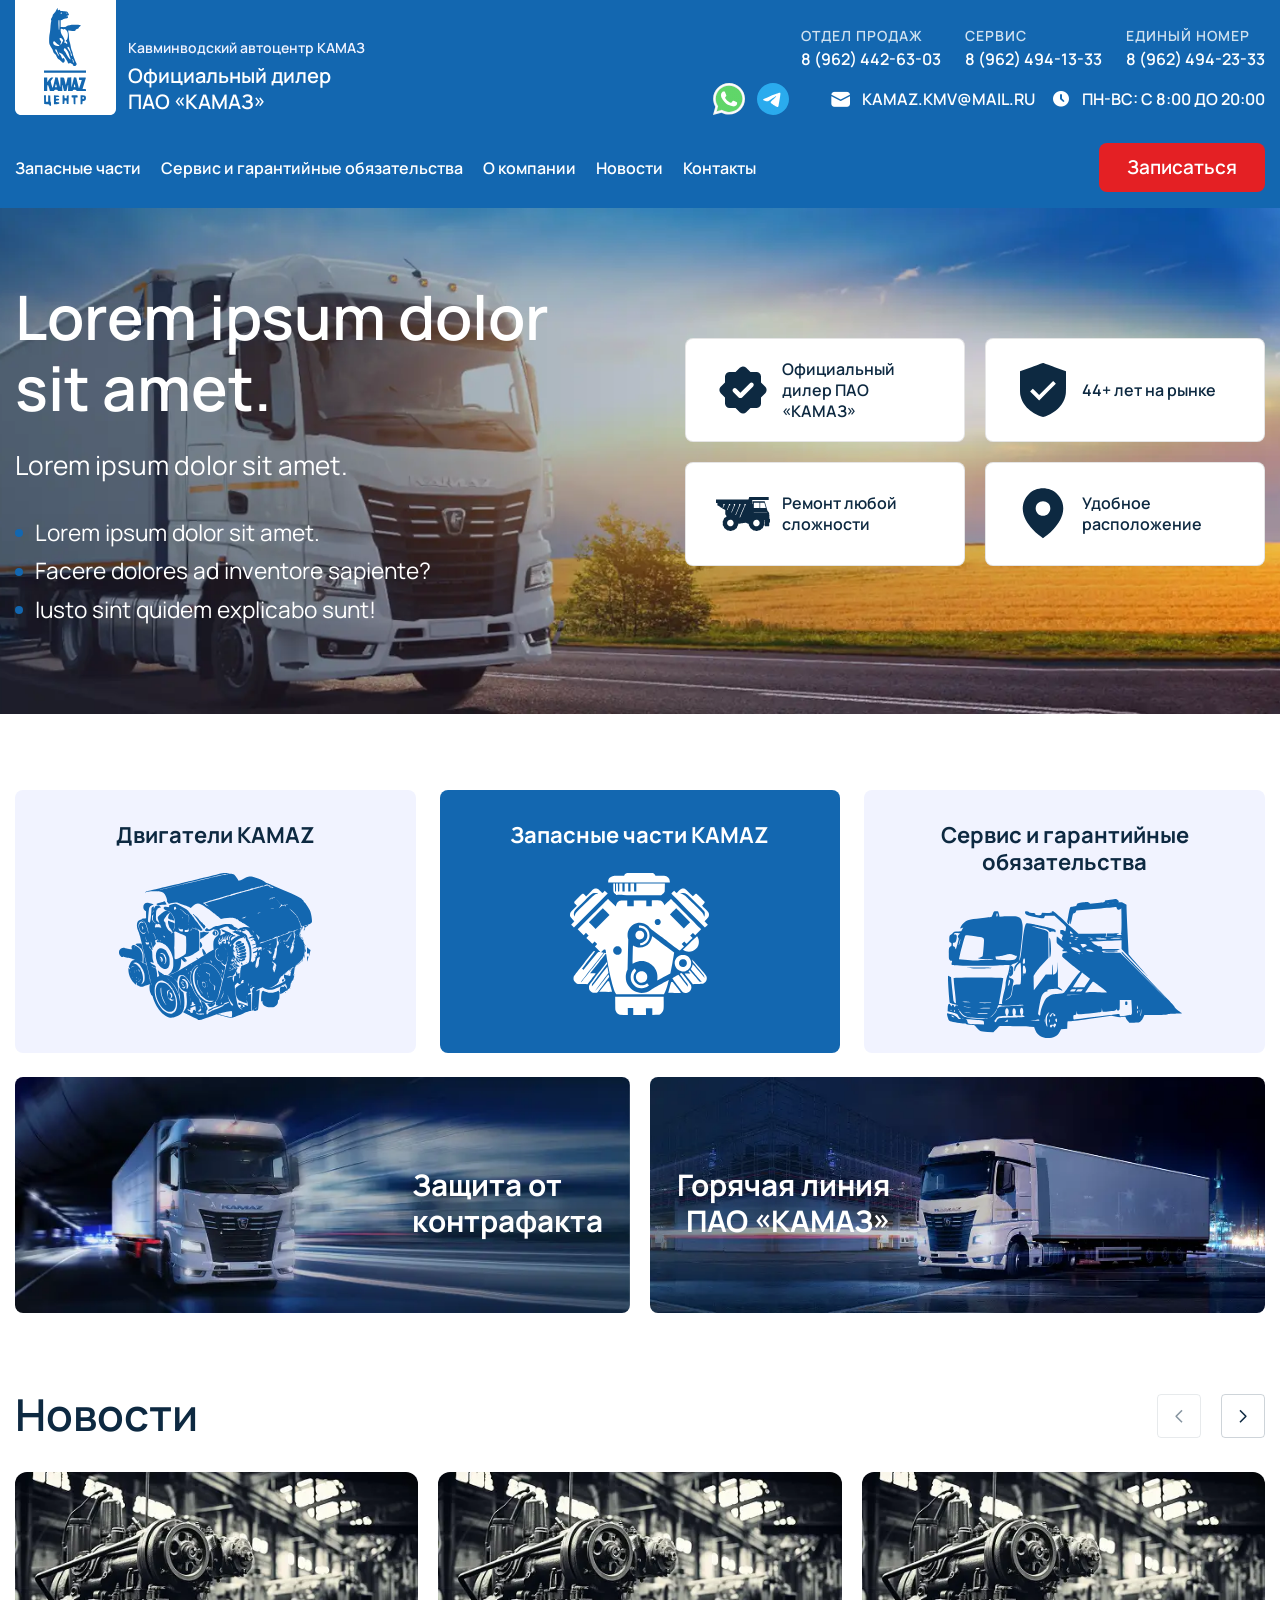
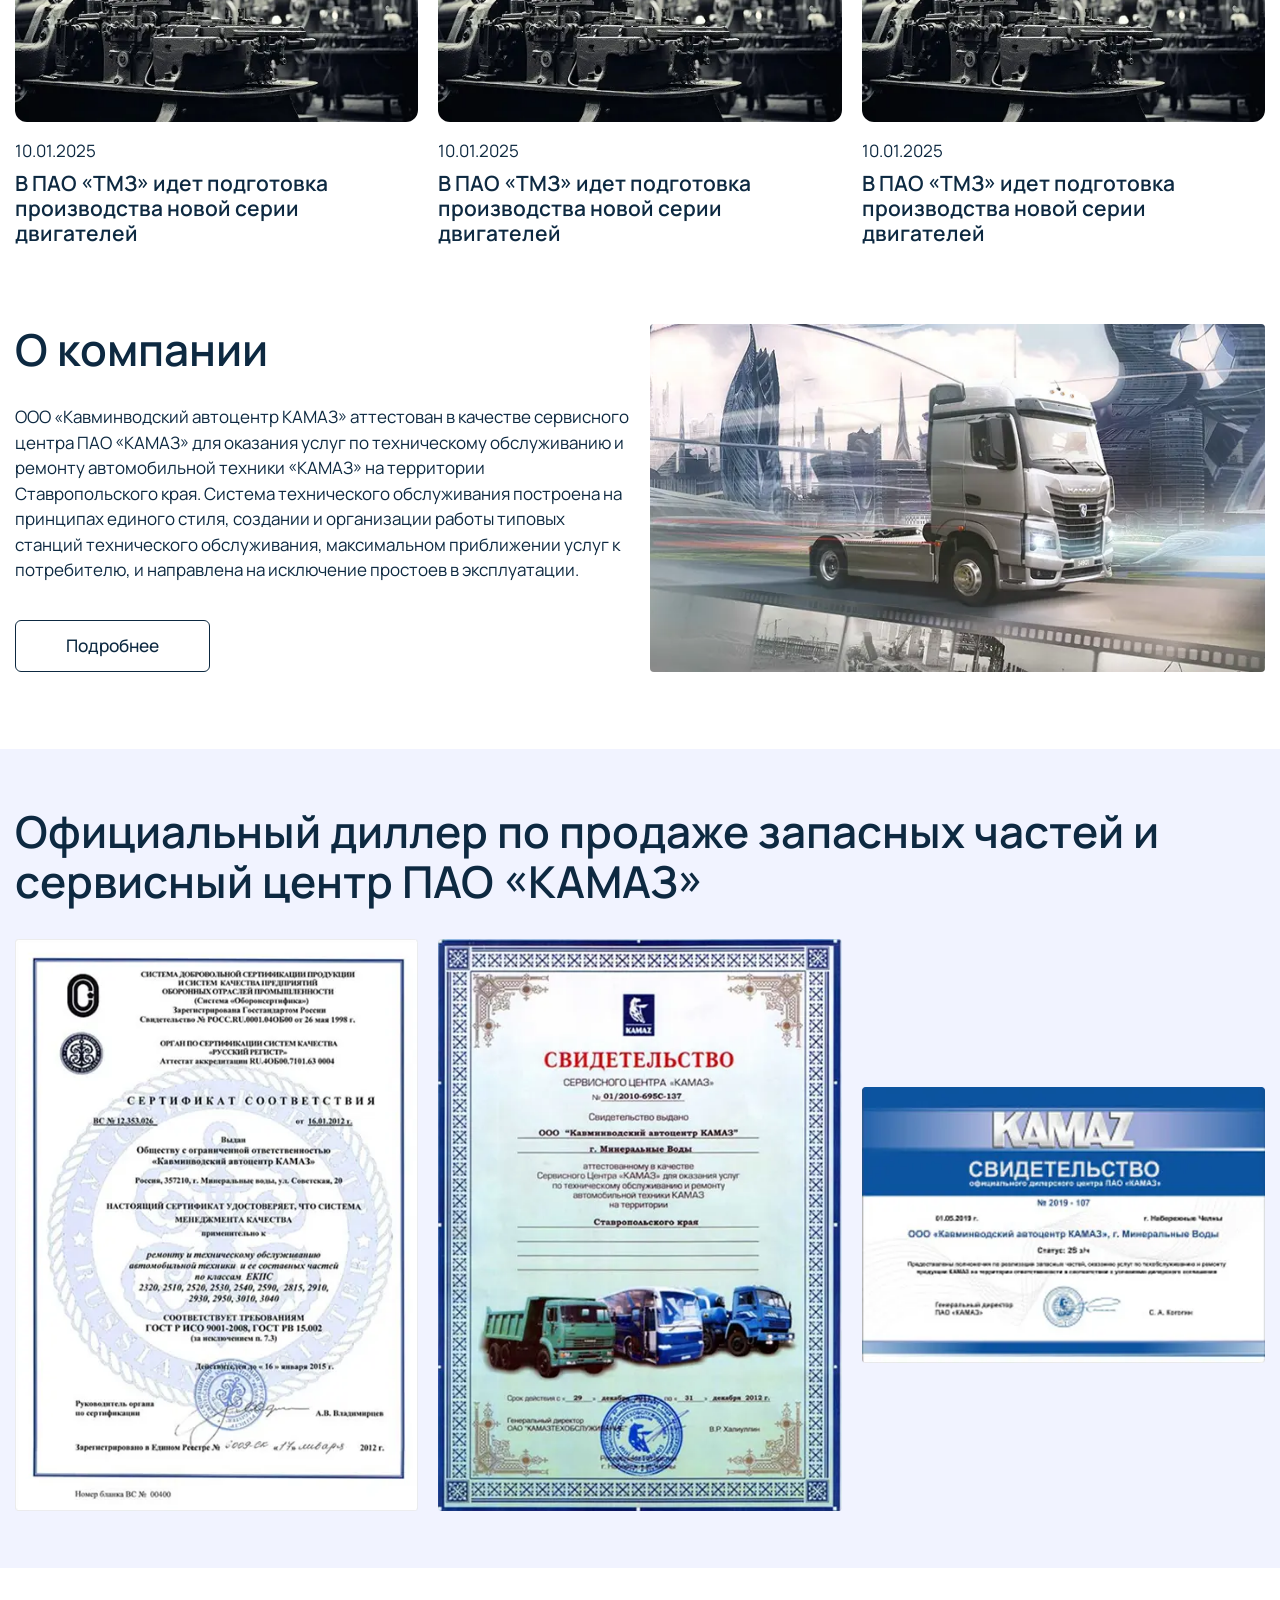
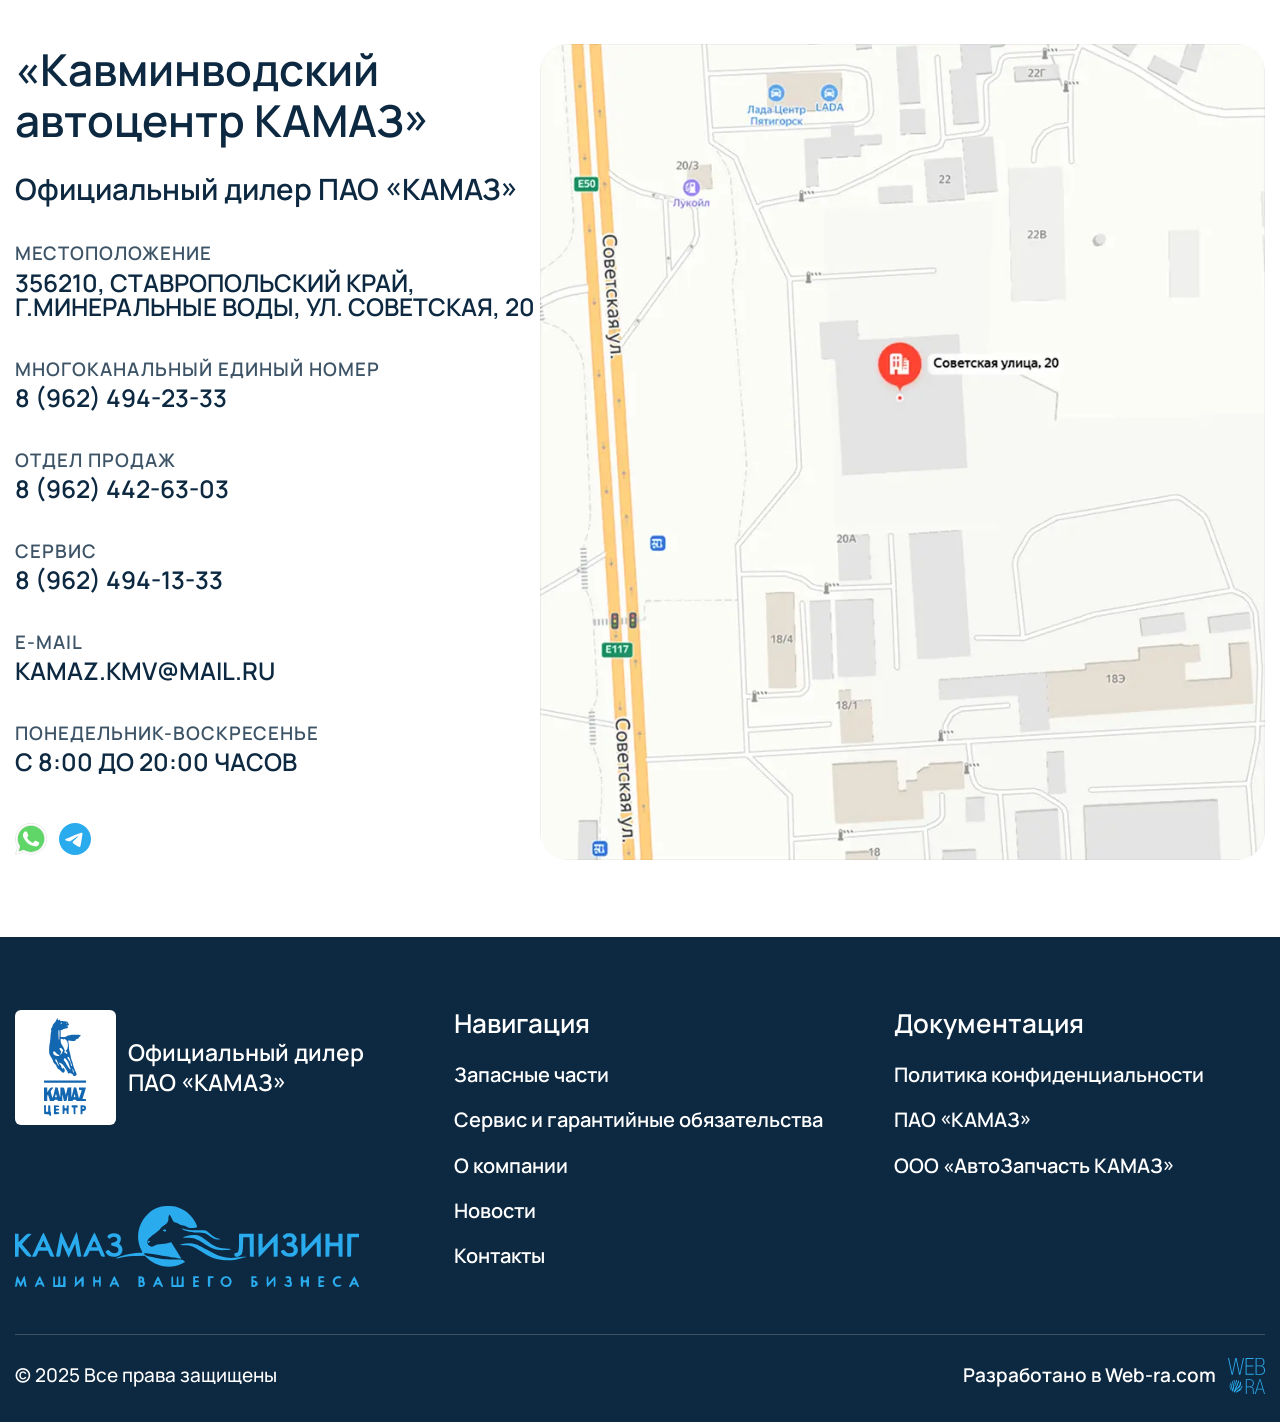
<file: index.html>
<!DOCTYPE html>
<html lang="ru">

<head>
	<title>Главная</title>
	<meta charset="UTF-8">
	<meta name="format-detection" content="telephone=no">
	<link rel="stylesheet" href="css/style.min.css?_v=20250429212056">
	<meta name="viewport" content="width=device-width, initial-scale=1.0">
</head>

<body>
	<div class="wrapper">
		<header class="header">
			<div class="header__container">
				<div class="header__top">
					<a href="index.html" class="header__logo-block">
						<div class="header__logo">
							<img src="img/logo.svg" alt="Камаз центр">
						</div>
						<div class="header__logo-text">
							<p>Кавминводский автоцентр КАМАЗ</p>
							<p>Официальный дилер <br> ПАО «КАМАЗ»</p>
						</div>
					</a>
					<div class="header__main menu">
						<div class="menu__body">
							<nav class="header__nav header__nav--mobile">
								<ul>
									<li><a href="https://kamazkmv.ru/zapasnie_chasti" target="_blank">Запасные части</a></li>
									<li><a href="https://kamazkmv.ru/" target="_blank">Сервис и гарантийные обязательства</a></li>
									<li><a href="https://kamazkmv.ru/o_kompanii" target="_blank">О компании</a></li>
									<li><a href="news.html">Новости</a></li>
									<li><a href="https://kamazkmv.ru/contact" target="_blank">Контакты</a></li>
								</ul>
							</nav>
							<div class="menu__body-wrapper">
								<div class="header__contacts">
									<div class="header__contacts-icons-block">
										<a href="mailto:kamaz.kmv@mail.ru" class="header__contacts-icon _icon-mail"><span>kamaz.kmv@mail.ru</span></a>
										<p class="header__contacts-icon _icon-clock">Пн-Вс: с 8:00 до 20:00</p>
									</div>
									<div class="header__socials">
										<a href="#" target="_blank" class="header__social">
											<img src="img/icons/whatsapp.svg" alt="WhatsApp">
										</a>
										<a href="#" target="_blank" class="header__social">
											<img src="img/icons/tg.svg" alt="Telegram">
										</a>
									</div>
								</div>
								<div class="header__phones">
									<div class="header__phone">
										<p>отдел продаж</p>
										<a href="tel:89624426303">8 (962) 442-63-03</a>
									</div>
									<div class="header__phone">
										<p>сервис</p>
										<a href="tel:89624941333">8 (962) 494-13-33</a>
									</div>
									<div class="header__phone">
										<p>единый номер</p>
										<a href="tel:89624942333">8 (962) 494-23-33</a>
									</div>
								</div>
								<a href="#" data-popup="#popup" class="header__btn header__btn-mobile red-btn">Записаться</a>
							</div>
						</div>
						<button type="button" class="menu__icon icon-menu"><span></span></button>
					</div>
				</div>
				<div class="header__bottom">
					<nav class="header__nav">
						<ul>
							<li><a href="https://kamazkmv.ru/zapasnie_chasti" target="_blank">Запасные части</a></li>
							<li><a href="https://kamazkmv.ru/" target="_blank">Сервис и гарантийные обязательства</a></li>
							<li><a href="https://kamazkmv.ru/o_kompanii" target="_blank">О компании</a></li>
							<li><a href="news.html">Новости</a></li>
							<li><a href="https://kamazkmv.ru/contact" target="_blank">Контакты</a></li>
						</ul>
					</nav>
					<a href="#" data-popup="#popup" class="header__btn red-btn">Записаться</a>
				</div>
			</div>
		</header>
		<main class="page">
			<section class="hero">
				<div class="hero__bg-img">
					<picture><source srcset="img/bg.webp" type="image/webp"><img src="img/bg.png" alt="Background Image"></picture>
				</div>
				<div class="hero__container">
					<div class="hero__left">
						<h1 class="hero__title">Lorem ipsum dolor sit amet.</h1>
						<p class="hero__subtitle">Lorem ipsum dolor sit amet.</p>
						<ul class="hero__list">
							<li class="circle-list">Lorem ipsum dolor sit amet.</li>
							<li class="circle-list">Facere dolores ad inventore sapiente?</li>
							<li class="circle-list">Iusto sint quidem explicabo sunt!</li>
						</ul>
					</div>
					<div class="hero__right">
						<div class="hero__cards">
							<div class="hero__card">
								<div class="hero__icon">
									<img src="img/icons/benefits/1.svg" alt="icon">
								</div>
								<p class="hero__card-text">Официальный дилер
									ПАО «КАМАЗ»</p>
							</div>
							<div class="hero__card">
								<div class="hero__icon">
									<img src="img/icons/benefits/2.svg" alt="icon">
								</div>
								<p class="hero__card-text">44+ лет на рынке</p>
							</div>
							<div class="hero__card">
								<div class="hero__icon">
									<img src="img/icons/benefits/3.svg" alt="icon">
								</div>
								<p class="hero__card-text">Ремонт любой сложности</p>
							</div>
							<div class="hero__card">
								<div class="hero__icon">
									<img src="img/icons/benefits/4.svg" alt="icon">
								</div>
								<p class="hero__card-text">Удобное расположение</p>
							</div>
						</div>
					</div>
				</div>
			</section>
			<div class="page__container">
				<section class="cards">
					<div class="cards__top">
						<a href="https://azkamaz.ru/parts/dvigateli/" target="_blank" class="cards__card">
							<p class="cards__card-text">Двигатели KAMAZ</p>
							<div class="cards__img">
								<img src="img/cards/1.svg" alt="Двигатели KAMAZ">
							</div>
						</a>
						<a href="#" class="cards__card">
							<p class="cards__card-text">Запасные части KAMAZ</p>
							<div class="cards__img">
								<img src="img/cards/2.svg" alt="Запасные части KAMAZ">
							</div>
						</a>
						<a href="#" class="cards__card">
							<p class="cards__card-text">Сервис и гарантийные обязательства</p>
							<div class="cards__img">
								<img src="img/cards/3.svg" alt="Сервис и гарантийные обязательства">
							</div>
						</a>
					</div>
					<div class="cards__bottom">
						<a href="#" class="cards__bottom-card">
							<p>Защита от <br> контрафакта</p>
						</a>
						<a href="https://kamaz.ru/feedback/" target="_blank" class="cards__bottom-card">
							<p>Горячая линия <br> ПАО «КАМАЗ»</p>
						</a>
					</div>
				</section>
				<section class="news news--top">
					<div class="news__top">
						<h2 class="title">Новости</h2>
					</div>
					<div class="news__main">
						<div class="news__slider">
							<div class="news__swiper">
								<div class="news__slide">
									<a href="#" class="news__card">
										<div class="news__img">
											<picture><source srcset="img/placeholder.webp" type="image/webp"><img src="img/placeholder.png" alt="Placeholder"></picture>
										</div>
										<div class="news__card-text-block">
											<p class="news__date">10.01.2025</p>
											<p class="news__card-title">В ПАО «ТМЗ» идет подготовка производства новой серии
												двигателей</p>
										</div>
									</a>
								</div>
								<div class="news__slide">
									<a href="#" class="news__card">
										<div class="news__img">
											<picture><source srcset="img/placeholder.webp" type="image/webp"><img src="img/placeholder.png" alt="Placeholder"></picture>
										</div>
										<div class="news__card-text-block">
											<p class="news__date">10.01.2025</p>
											<p class="news__card-title">В ПАО «ТМЗ» идет подготовка производства новой серии
												двигателей</p>
										</div>
									</a>
								</div>
								<div class="news__slide">
									<a href="#" class="news__card">
										<div class="news__img">
											<picture><source srcset="img/placeholder.webp" type="image/webp"><img src="img/placeholder.png" alt="Placeholder"></picture>
										</div>
										<div class="news__card-text-block">
											<p class="news__date">10.01.2025</p>
											<p class="news__card-title">В ПАО «ТМЗ» идет подготовка производства новой серии
												двигателей</p>
										</div>
									</a>
								</div>
								<div class="news__slide">
									<a href="#" class="news__card">
										<div class="news__img">
											<picture><source srcset="img/placeholder.webp" type="image/webp"><img src="img/placeholder.png" alt="Placeholder"></picture>
										</div>
										<div class="news__card-text-block">
											<p class="news__date">10.01.2025</p>
											<p class="news__card-title">В ПАО «ТМЗ» идет подготовка производства новой серии
												двигателей</p>
										</div>
									</a>
								</div>
								<div class="news__slide">
									<a href="#" class="news__card">
										<div class="news__img">
											<picture><source srcset="img/placeholder.webp" type="image/webp"><img src="img/placeholder.png" alt="Placeholder"></picture>
										</div>
										<div class="news__card-text-block">
											<p class="news__date">10.01.2025</p>
											<p class="news__card-title">В ПАО «ТМЗ» идет подготовка производства новой серии
												двигателей</p>
										</div>
									</a>
								</div>
								<div class="news__slide">
									<a href="#" class="news__card">
										<div class="news__img">
											<picture><source srcset="img/placeholder.webp" type="image/webp"><img src="img/placeholder.png" alt="Placeholder"></picture>
										</div>
										<div class="news__card-text-block">
											<p class="news__date">10.01.2025</p>
											<p class="news__card-title">В ПАО «ТМЗ» идет подготовка производства новой серии
												двигателей</p>
										</div>
									</a>
								</div>
								<div class="news__slide">
									<a href="#" class="news__card">
										<div class="news__img">
											<picture><source srcset="img/placeholder.webp" type="image/webp"><img src="img/placeholder.png" alt="Placeholder"></picture>
										</div>
										<div class="news__card-text-block">
											<p class="news__date">10.01.2025</p>
											<p class="news__card-title">В ПАО «ТМЗ» идет подготовка производства новой серии
												двигателей</p>
										</div>
									</a>
								</div>
								<div class="news__slide">
									<a href="#" class="news__card">
										<div class="news__img">
											<picture><source srcset="img/placeholder.webp" type="image/webp"><img src="img/placeholder.png" alt="Placeholder"></picture>
										</div>
										<div class="news__card-text-block">
											<p class="news__date">10.01.2025</p>
											<p class="news__card-title">В ПАО «ТМЗ» идет подготовка производства новой серии
												двигателей</p>
										</div>
									</a>
								</div>
								<div class="news__slide">
									<a href="#" class="news__card">
										<div class="news__img">
											<picture><source srcset="img/placeholder.webp" type="image/webp"><img src="img/placeholder.png" alt="Placeholder"></picture>
										</div>
										<div class="news__card-text-block">
											<p class="news__date">10.01.2025</p>
											<p class="news__card-title">В ПАО «ТМЗ» идет подготовка производства новой серии
												двигателей</p>
										</div>
									</a>
								</div>
							</div>
							<div class="news__bottom">
								<div class="news__nav-btns news__nav-btns--top">
									<button class="news__nav-btn _icon-arrow news__nav-btn-left"></button>
									<button class="news__nav-btn _icon-arrow news__nav-btn-right"></button>
								</div>
								<div class="news__pagintaion"></div>
							</div>
						</div>
					</div>
				</section>
				<section class="description">
					<div class="description__left">
						<h2 class="description__title title">О компании</h2>
						<div class="description__text">
							<p>
								ООО «Кавминводский автоцентр КАМАЗ» аттестован в качестве сервисного центра ПАО «КАМАЗ» для
								оказания услуг по
								техническому обслуживанию и ремонту автомобильной техники «КАМАЗ» на территории Ставропольского
								края. Система
								технического обслуживания построена на принципах единого стиля, создании и организации работы
								типовых станций
								технического обслуживания, максимальном приближении услуг к потребителю, и направлена на
								исключение простоев в
								эксплуатации.
							</p>
						</div>
						<a href="https://kamazkmv.ru/o_kompanii" target="_blank" class="description__btn">Подробнее</a>
					</div>
					<div class="description__right">
						<picture><source srcset="img/bg2.webp" type="image/webp"><img src="img/bg2.png" alt="О компании"></picture>
					</div>
				</section>
			</div>
			<section class="diplomas">
				<div class="diplomas__container">
					<h2 class="diplomas__title title">
						Официальный диллер по продаже запасных частей и сервисный центр ПАО «КАМАЗ»
					</h2>
					<div class="diplomas__main">
						<div class="diplomas__img">
							<picture><source srcset="img/diplomas/1.webp" type="image/webp"><img src="img/diplomas/1.png" alt="Сертификат соответствия"></picture>
						</div>
						<div class="diplomas__img">
							<picture><source srcset="img/diplomas/2.webp" type="image/webp"><img src="img/diplomas/2.png" alt="Свидетельство"></picture>
						</div>
						<div class="diplomas__img">
							<picture><source srcset="img/diplomas/3.webp" type="image/webp"><img src="img/diplomas/3.png" alt="Свидетельство"></picture>
						</div>
					</div>
				</div>
			</section>
			<div class="page__container">
				<section class="map">
					<div class="map__left">
						<h2 class="map__title title">«Кавминводский автоцентр КАМАЗ»</h2>
						<p class="map__subtitle">Официальный дилер ПАО «КАМАЗ»</p>
						<div class="map__text-block">
							<p class="map__block-title">
								местоположение
							</p>
							<p class="map__block-text">
								356210, Ставропольский край, г.Минеральные воды, ул. Советская, 20
							</p>
						</div>
						<div class="map__text-block">
							<p class="map__block-title">
								многоканальный единый номер
							</p>
							<a href="tel:89624942333" class="map__block-text">
								8 (962) 494-23-33
							</a>
						</div>
						<div class="map__text-block">
							<p class="map__block-title">
								отдел продаж
							</p>
							<a href="tel:89624426303" class="map__block-text">
								8 (962) 442-63-03
							</a>
						</div>
						<div class="map__text-block">
							<p class="map__block-title">
								сервис
							</p>
							<a href="tel:89624941333" class="map__block-text">
								8 (962) 494-13-33
							</a>
						</div>
						<div class="map__text-block">
							<p class="map__block-title">
								e-mail
							</p>
							<a href="malto:kamaz.kmv@mail.ru" class="map__block-text">
								kamaz.kmv@mail.ru
							</a>
						</div>
						<div class="map__text-block">
							<p class="map__block-title">
								понедельник-воскресенье
							</p>
							<p class="map__block-text">
								с 8:00 до 20:00 часов
							</p>
						</div>
						<div class="map__icons">
							<a href="#" target="_blank" class="map__icon">
								<img src="img/icons/whatsapp.svg" alt="whatsapp">
							</a>
							<a href="#" target="_blank" class="map__icon">
								<img src="img/icons/tg.svg" alt="Telegram">
							</a>
						</div>
					</div>
					<div class="map__map" id="map">
						<picture><source srcset="img/map.webp" type="image/webp"><img src="img/map.png" alt="map"></picture>
					</div>
				</section>
			</div>

		</main>
		<footer class="footer">
			<div class="footer__container">
				<div class="footer__top">
					<div class="footer__column">
						<div class="footer__logos">
							<a href="index.html" class="footer__logo-block">
								<div class="footer__logo">
									<img src="img/logo-full.svg" alt="Камаз центр">
								</div>
								<div class="footer__logo-text">
									<p>Официальный дилер <br> ПАО «КАМАЗ»</p>
								</div>
							</a>
							<a href="https://kamazleasing.ru/" class="footer__second-logo" target="_blank">
								<img src="img/logo2.svg" alt="Камаз Лизинг">
							</a>
						</div>
					</div>
					<div class="footer__column">
						<p class="footer__column-title">Навигация</p>
						<ul>
							<li><a href="#">Запасные части</a></li>
							<li><a href="#">Сервис и гарантийные обязательства</a></li>
							<li><a href="#">О компании</a></li>
							<li><a href="#">Новости</a></li>
							<li><a href="#">Контакты</a></li>
						</ul>
					</div>
					<div class="footer__column">
						<p class="footer__column-title">Документация</p>
						<ul>
							<li><a href="#">Политика конфиденциальности</a></li>
							<li><a href="https://kamaz.ru/" target="_blank">ПАО «КАМАЗ»</a></li>
							<li><a href="https://azkamaz.ru/" target="_blank">ООО «АвтоЗапчасть КАМАЗ»</a></li>
						</ul>
					</div>
					<a href="https://kamazleasing.ru/" class="footer__logo-mobile" target="_blank">
						<img src="img/logo2.svg" alt="Камаз Лизинг">
					</a>
				</div>
				<div class="footer__bottom">
					<p class="footer__copyright">© 2025 Все права защищены</p>
					<div class="footer__webra">
						<p>Разработано в <a href="https://web-ra.com/" target="_blank">Web-ra.com</a></p>
						<img src="img/webra.svg" alt="Web-ra">
					</div>
				</div>
			</div>
		</footer>
	</div>
	<div id="popup" aria-hidden="true" class="popup">
		<div class="popup__wrapper">
			<div class="popup__content">
				<button data-close type="button" class="popup__close _icon-cross"></button>
				<div class="popup__main">
					<p class="popup__title">Lorem ipsum dolor sit amet</p>
					<p class="popup__subtitle">Lorem ipsum dolor sit amet</p>
					<form action="#" class="popup__form">
						<input autocomplete="off" type="text" name="form[]" data-error="" data-validate data-required placeholder="Ваше имя" class="popup__input">
						<input autocomplete="off" type="text" name="form[]" data-error="" data-validate data-required placeholder="+7 (___) ___ - __ - __" class="popup__input phone-input">
						<button class="popup__btn red-btn">Записаться</button>
						<p class="popup__policy">
							Нажимая на кнопку вы соглашаетесь с условиями <a href="#" target="_blank">Политики
								конфиденциальности</a>
						</p>
					</form>
				</div>
			</div>
		</div>
	</div>
	<script src="js/app.min.js?_v=20250429212056"></script>
</body>

</html>
</file>
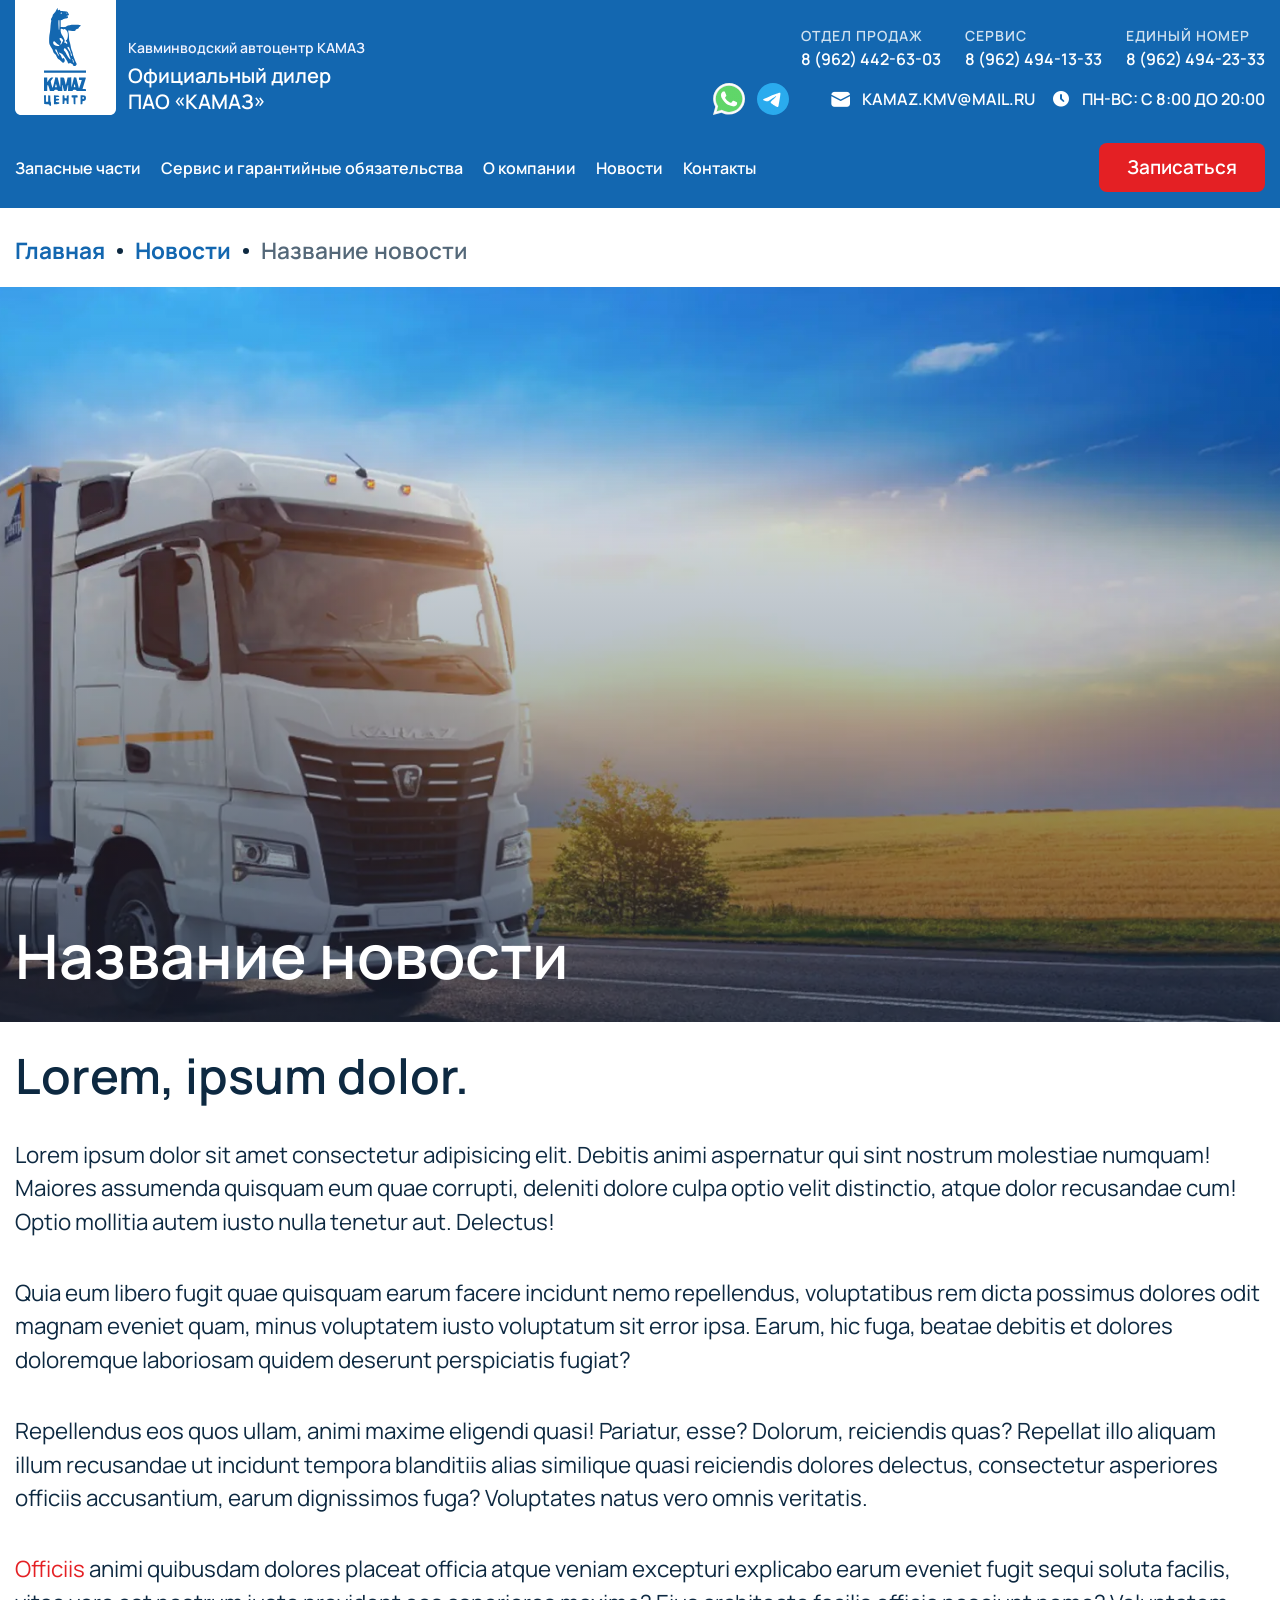
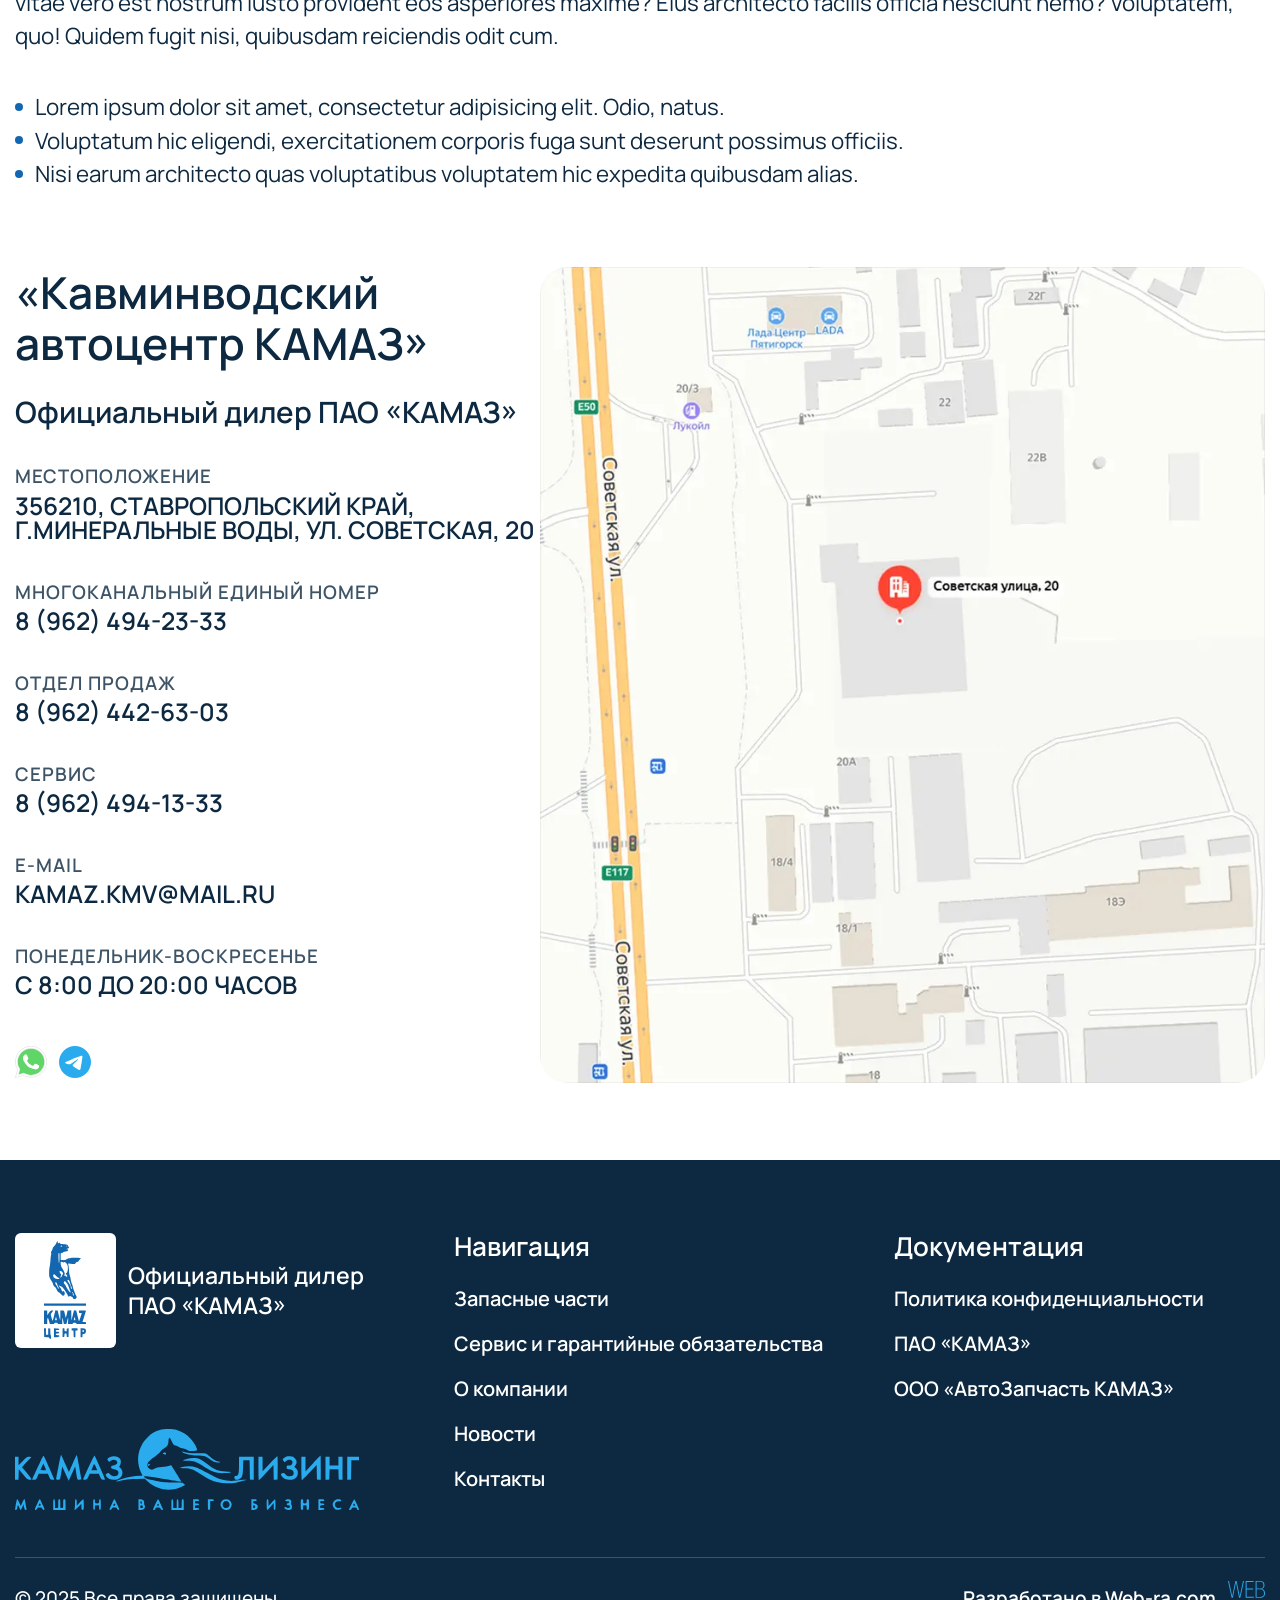
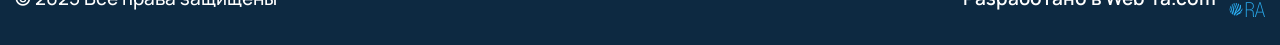
<file: article.html>
<!DOCTYPE html>
<html lang="ru">

<head>
	<title>Главная</title>
	<meta charset="UTF-8">
	<meta name="format-detection" content="telephone=no">
	<link rel="stylesheet" href="css/style.min.css?_v=20250430155331">
	<meta name="viewport" content="width=device-width, initial-scale=1.0">
</head>

<body>
	<div class="wrapper">
		<header class="header">
			<div class="header__container">
				<div class="header__top">
					<a href="index.html" class="header__logo-block">
						<div class="header__logo">
							<img src="img/logo.svg" alt="Камаз центр">
						</div>
						<div class="header__logo-text">
							<p>Кавминводский автоцентр КАМАЗ</p>
							<p>Официальный дилер <br> ПАО «КАМАЗ»</p>
						</div>
					</a>
					<div class="header__main menu">
						<div class="menu__body">
							<nav class="header__nav header__nav--mobile">
								<ul>
									<li><a href="https://kamazkmv.ru/zapasnie_chasti" target="_blank">Запасные части</a></li>
									<li><a href="https://kamazkmv.ru/" target="_blank">Сервис и гарантийные обязательства</a></li>
									<li><a href="https://kamazkmv.ru/o_kompanii" target="_blank">О компании</a></li>
									<li><a href="news.html">Новости</a></li>
									<li><a href="https://kamazkmv.ru/contact" target="_blank">Контакты</a></li>
								</ul>
							</nav>
							<div class="menu__body-wrapper">
								<div class="header__contacts">
									<div class="header__contacts-icons-block">
										<a href="mailto:kamaz.kmv@mail.ru" class="header__contacts-icon _icon-mail"><span>kamaz.kmv@mail.ru</span></a>
										<p class="header__contacts-icon _icon-clock">Пн-Вс: с 8:00 до 20:00</p>
									</div>
									<div class="header__socials">
										<a href="#" target="_blank" class="header__social">
											<img src="img/icons/whatsapp.svg" alt="WhatsApp">
										</a>
										<a href="#" target="_blank" class="header__social">
											<img src="img/icons/tg.svg" alt="Telegram">
										</a>
									</div>
								</div>
								<div class="header__phones">
									<div class="header__phone">
										<p>отдел продаж</p>
										<a href="tel:89624426303">8 (962) 442-63-03</a>
									</div>
									<div class="header__phone">
										<p>сервис</p>
										<a href="tel:89624941333">8 (962) 494-13-33</a>
									</div>
									<div class="header__phone">
										<p>единый номер</p>
										<a href="tel:89624942333">8 (962) 494-23-33</a>
									</div>
								</div>
								<a href="#" data-popup="#popup" class="header__btn header__btn-mobile red-btn">Записаться</a>
							</div>
						</div>
						<button type="button" class="menu__icon icon-menu"><span></span></button>
					</div>
				</div>
				<div class="header__bottom">
					<nav class="header__nav">
						<ul>
							<li><a href="https://kamazkmv.ru/zapasnie_chasti" target="_blank">Запасные части</a></li>
							<li><a href="https://kamazkmv.ru/" target="_blank">Сервис и гарантийные обязательства</a></li>
							<li><a href="https://kamazkmv.ru/o_kompanii" target="_blank">О компании</a></li>
							<li><a href="news.html">Новости</a></li>
							<li><a href="https://kamazkmv.ru/contact" target="_blank">Контакты</a></li>
						</ul>
					</nav>
					<a href="#" data-popup="#popup" class="header__btn red-btn">Записаться</a>
				</div>
			</div>
		</header>
		<main class="page">
			<div class="page__container">
				<div class="breadcrumbs">
					<ul>
						<li>
							<a href="index.html">Главная</a>
						</li>
						<li>
							<a href="news.html">Новости</a>
						</li>
						<li>
							<p>Название новости</p>
						</li>
					</ul>
				</div>
			</div>
			<section class="article">
				<div class="article__hero">
					<div class="article__container">
						<h1>Название новости</h1>
					</div>
				</div>
				<div class="article__container">
					<h2>Lorem, ipsum dolor.</h2>
					<p>
						Lorem ipsum dolor sit amet consectetur adipisicing elit. Debitis animi aspernatur qui sint nostrum
						molestiae numquam! Maiores assumenda quisquam eum quae corrupti, deleniti dolore culpa optio velit
						distinctio, atque dolor recusandae cum! Optio mollitia autem iusto nulla tenetur aut. Delectus!
					</p>
					<p>
						Quia eum libero fugit quae quisquam earum facere incidunt nemo repellendus, voluptatibus rem dicta
						possimus dolores odit magnam eveniet quam, minus voluptatem iusto voluptatum sit error ipsa. Earum,
						hic fuga, beatae debitis et dolores doloremque laboriosam quidem deserunt perspiciatis fugiat?
					</p>
					<p>
						Repellendus eos quos ullam, animi maxime eligendi quasi! Pariatur, esse? Dolorum, reiciendis quas?
						Repellat illo aliquam illum recusandae ut incidunt tempora blanditiis alias similique quasi reiciendis
						dolores delectus, consectetur asperiores officiis accusantium, earum dignissimos fuga? Voluptates
						natus vero omnis veritatis.
					</p>
					<p>
						<a href="#">Officiis</a> animi quibusdam dolores placeat officia atque veniam excepturi explicabo
						earum eveniet fugit
						sequi soluta facilis, vitae vero est nostrum iusto provident eos asperiores maxime? Eius architecto
						facilis officia nesciunt nemo? Voluptatem, quo! Quidem fugit nisi, quibusdam reiciendis odit cum.
					</p>
					<ul>
						<li>Lorem ipsum dolor sit amet, consectetur adipisicing elit. Odio, natus.</li>
						<li>Voluptatum hic eligendi, exercitationem corporis fuga sunt deserunt possimus officiis.</li>
						<li>Nisi earum architecto quas voluptatibus voluptatem hic expedita quibusdam alias.</li>
					</ul>
				</div>
			</section>
			<div class="page__container">
				<section class="map">
					<div class="map__left">
						<h2 class="map__title title">«Кавминводский автоцентр КАМАЗ»</h2>
						<p class="map__subtitle">Официальный дилер ПАО «КАМАЗ»</p>
						<div class="map__text-block">
							<p class="map__block-title">
								местоположение
							</p>
							<p class="map__block-text">
								356210, Ставропольский край, г.Минеральные воды, ул. Советская, 20
							</p>
						</div>
						<div class="map__text-block">
							<p class="map__block-title">
								многоканальный единый номер
							</p>
							<a href="tel:89624942333" class="map__block-text">
								8 (962) 494-23-33
							</a>
						</div>
						<div class="map__text-block">
							<p class="map__block-title">
								отдел продаж
							</p>
							<a href="tel:89624426303" class="map__block-text">
								8 (962) 442-63-03
							</a>
						</div>
						<div class="map__text-block">
							<p class="map__block-title">
								сервис
							</p>
							<a href="tel:89624941333" class="map__block-text">
								8 (962) 494-13-33
							</a>
						</div>
						<div class="map__text-block">
							<p class="map__block-title">
								e-mail
							</p>
							<a href="malto:kamaz.kmv@mail.ru" class="map__block-text">
								kamaz.kmv@mail.ru
							</a>
						</div>
						<div class="map__text-block">
							<p class="map__block-title">
								понедельник-воскресенье
							</p>
							<p class="map__block-text">
								с 8:00 до 20:00 часов
							</p>
						</div>
						<div class="map__icons">
							<a href="#" target="_blank" class="map__icon">
								<img src="img/icons/whatsapp.svg" alt="whatsapp">
							</a>
							<a href="#" target="_blank" class="map__icon">
								<img src="img/icons/tg.svg" alt="Telegram">
							</a>
						</div>
					</div>
					<div class="map__map" id="map">
						<picture><source srcset="img/map.webp" type="image/webp"><img src="img/map.png" alt="map"></picture>
					</div>
				</section>
			</div>
		</main>
		<footer class="footer">
			<div class="footer__container">
				<div class="footer__top">
					<div class="footer__column">
						<div class="footer__logos">
							<a href="index.html" class="footer__logo-block">
								<div class="footer__logo">
									<img src="img/logo-full.svg" alt="Камаз центр">
								</div>
								<div class="footer__logo-text">
									<p>Официальный дилер <br> ПАО «КАМАЗ»</p>
								</div>
							</a>
							<a href="https://kamazleasing.ru/" class="footer__second-logo" target="_blank">
								<img src="img/logo2.svg" alt="Камаз Лизинг">
							</a>
						</div>
					</div>
					<div class="footer__column">
						<p class="footer__column-title">Навигация</p>
						<ul>
							<li><a href="#">Запасные части</a></li>
							<li><a href="#">Сервис и гарантийные обязательства</a></li>
							<li><a href="#">О компании</a></li>
							<li><a href="#">Новости</a></li>
							<li><a href="#">Контакты</a></li>
						</ul>
					</div>
					<div class="footer__column">
						<p class="footer__column-title">Документация</p>
						<ul>
							<li><a href="#">Политика конфиденциальности</a></li>
							<li><a href="https://kamaz.ru/" target="_blank">ПАО «КАМАЗ»</a></li>
							<li><a href="https://azkamaz.ru/" target="_blank">ООО «АвтоЗапчасть КАМАЗ»</a></li>
						</ul>
					</div>
					<a href="https://kamazleasing.ru/" class="footer__logo-mobile" target="_blank">
						<img src="img/logo2.svg" alt="Камаз Лизинг">
					</a>
				</div>
				<div class="footer__bottom">
					<p class="footer__copyright">© 2025 Все права защищены</p>
					<div class="footer__webra">
						<p>Разработано в <a href="https://web-ra.com/" target="_blank">Web-ra.com</a></p>
						<img src="img/webra.svg" alt="Web-ra">
					</div>
				</div>
			</div>
		</footer>
	</div>
	<div id="popup" aria-hidden="true" class="popup">
		<div class="popup__wrapper">
			<div class="popup__content">
				<button data-close type="button" class="popup__close _icon-cross"></button>
				<div class="popup__main">
					<p class="popup__title">Lorem ipsum dolor sit amet</p>
					<p class="popup__subtitle">Lorem ipsum dolor sit amet</p>
					<form action="#" class="popup__form">
						<input autocomplete="off" type="text" name="form[]" data-error="" data-validate data-required placeholder="Ваше имя" class="popup__input">
						<input autocomplete="off" type="text" name="form[]" data-error="" data-validate data-required placeholder="+7 (___) ___ - __ - __" class="popup__input phone-input">
						<button class="popup__btn red-btn">Записаться</button>
						<p class="popup__policy">
							Нажимая на кнопку вы соглашаетесь с условиями <a href="#" target="_blank">Политики
								конфиденциальности</a>
						</p>
					</form>
				</div>
			</div>
		</div>
	</div>
	<script src="js/app.min.js?_v=20250430155331"></script>
</body>

</html>
</file>
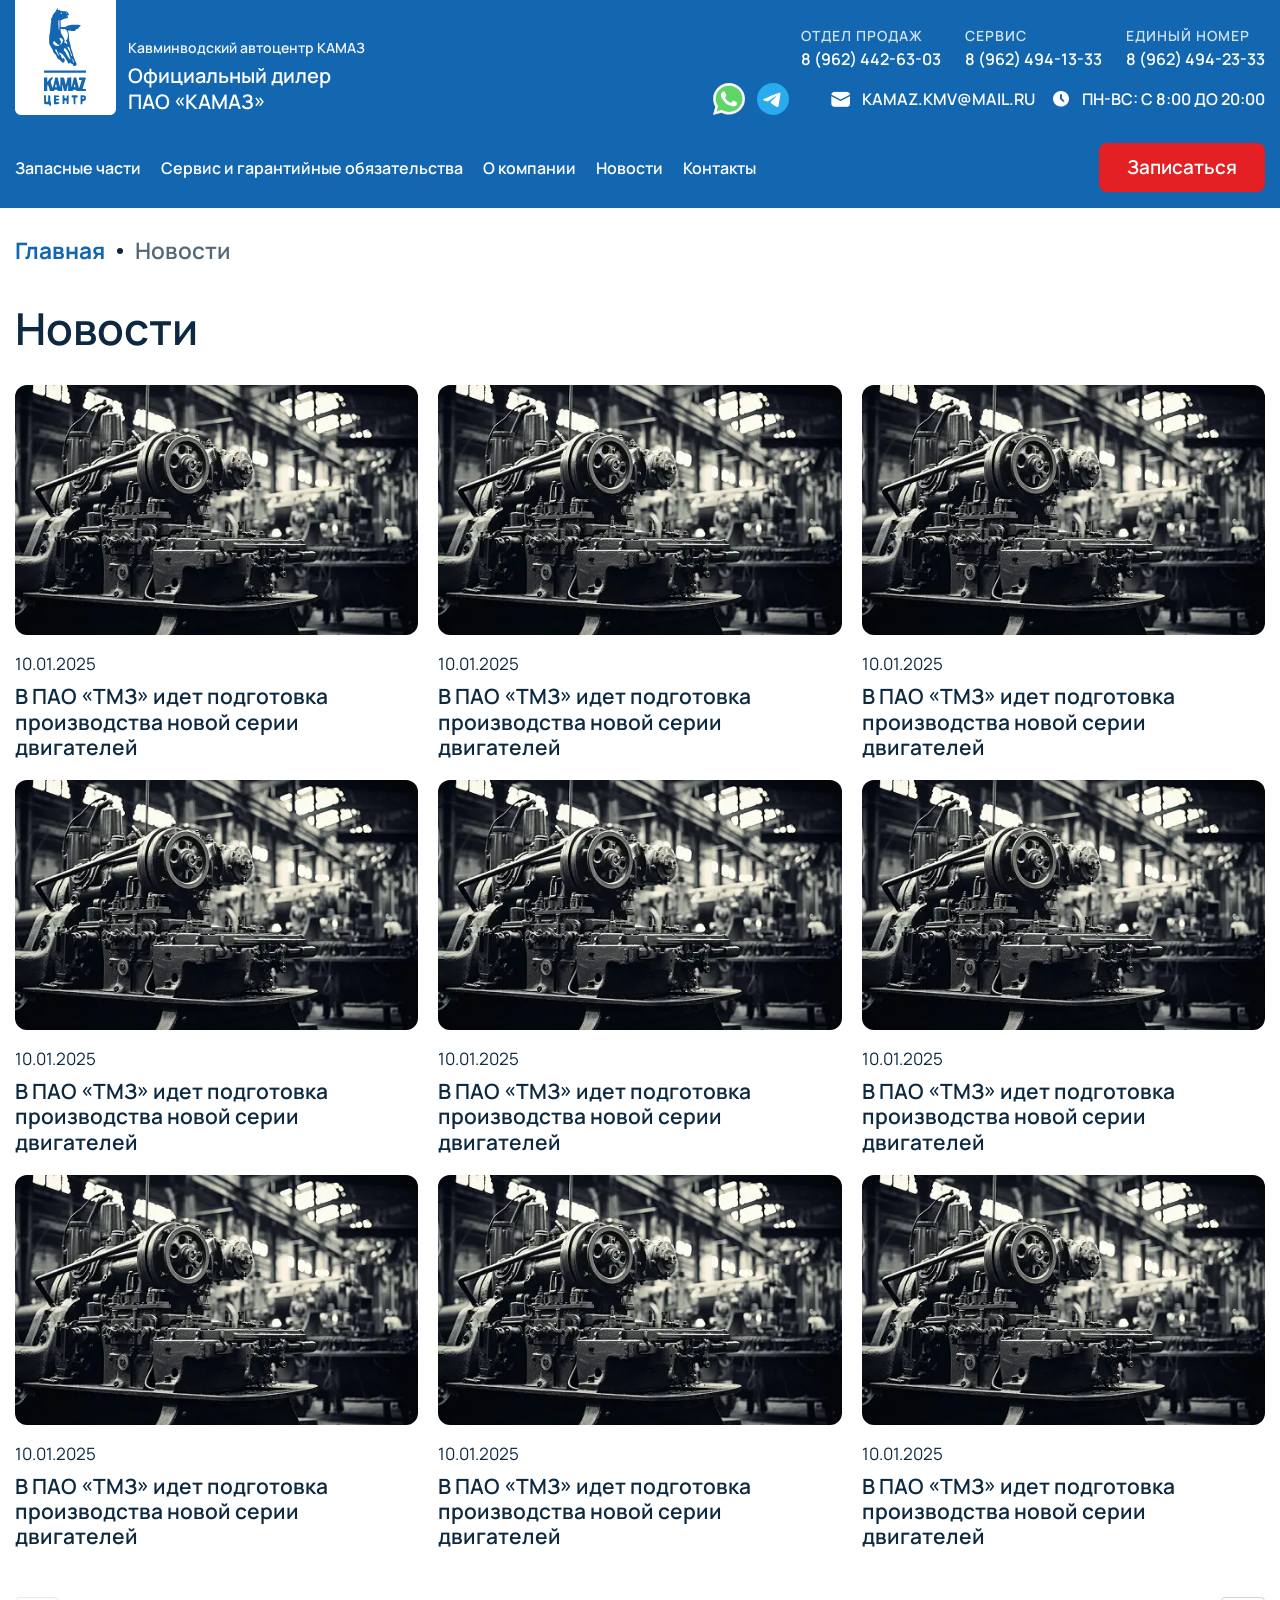
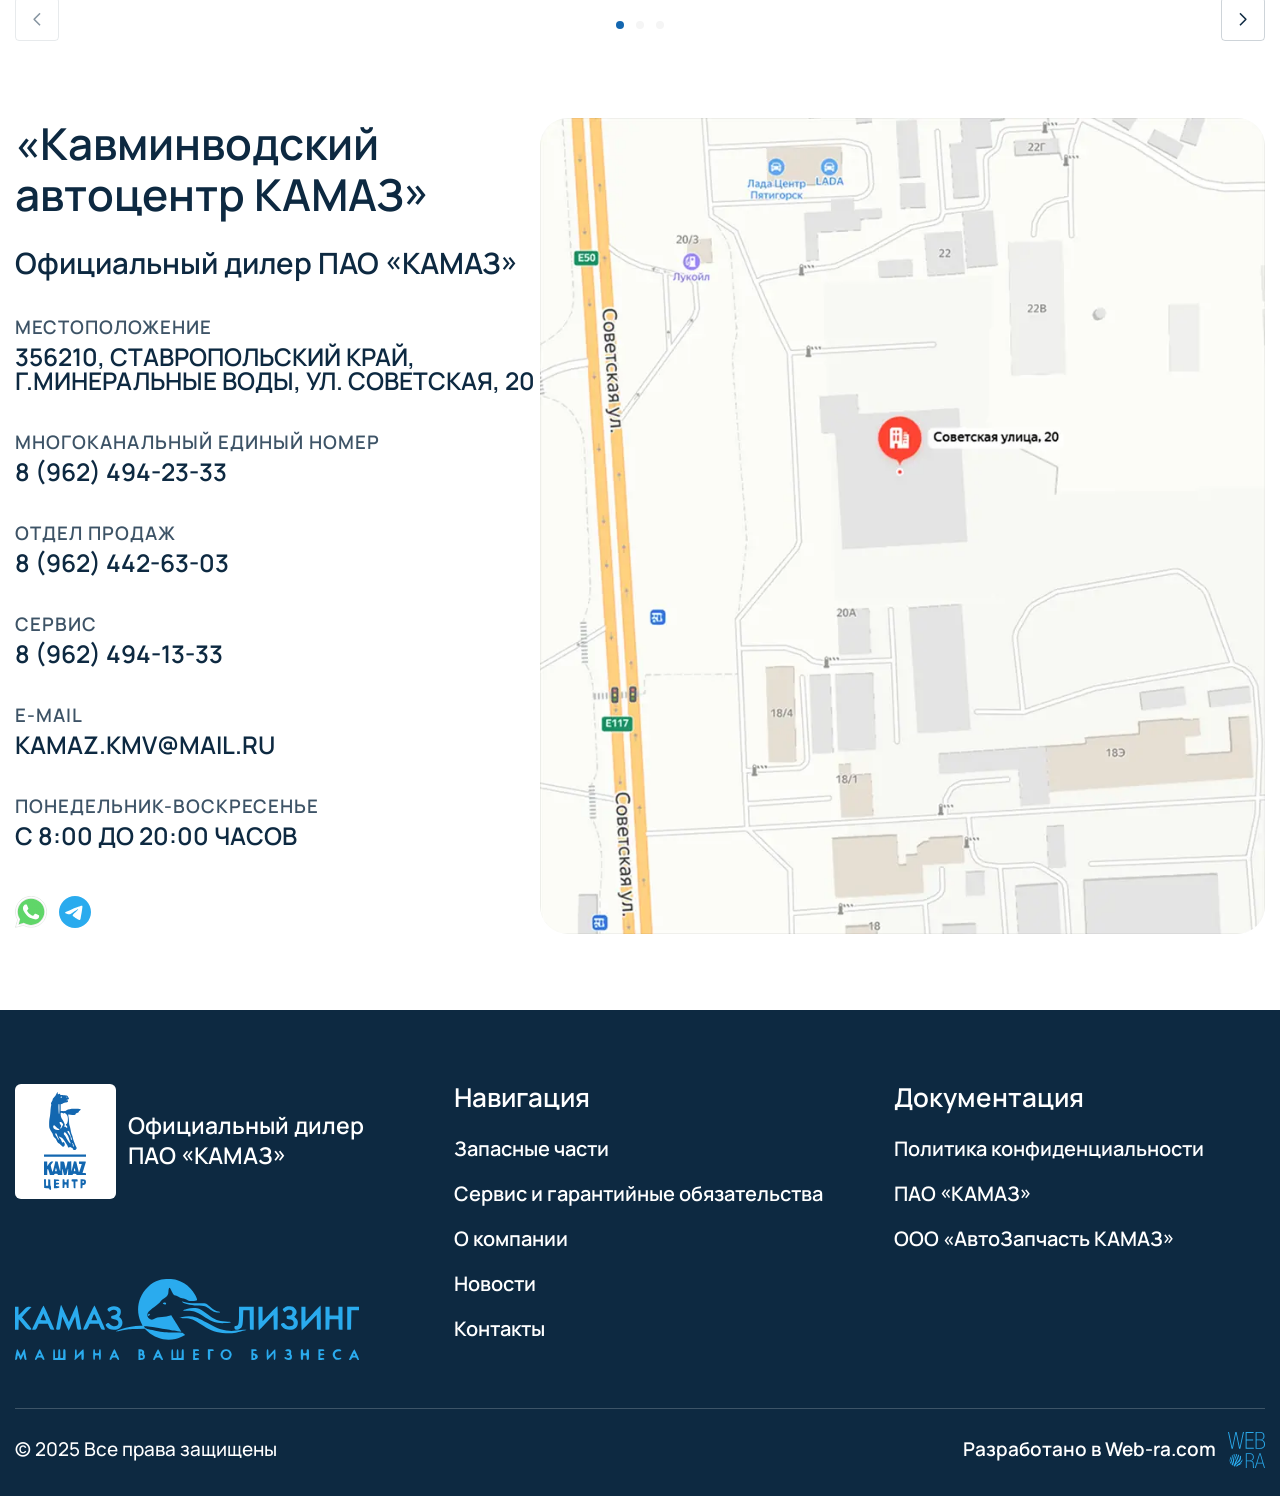
<file: news.html>
<!DOCTYPE html>
<html lang="ru">

<head>
	<title>Главная</title>
	<meta charset="UTF-8">
	<meta name="format-detection" content="telephone=no">
	<link rel="stylesheet" href="css/style.min.css?_v=20250430155331">
	<meta name="viewport" content="width=device-width, initial-scale=1.0">
</head>

<body>
	<div class="wrapper">
		<header class="header">
			<div class="header__container">
				<div class="header__top">
					<a href="index.html" class="header__logo-block">
						<div class="header__logo">
							<img src="img/logo.svg" alt="Камаз центр">
						</div>
						<div class="header__logo-text">
							<p>Кавминводский автоцентр КАМАЗ</p>
							<p>Официальный дилер <br> ПАО «КАМАЗ»</p>
						</div>
					</a>
					<div class="header__main menu">
						<div class="menu__body">
							<nav class="header__nav header__nav--mobile">
								<ul>
									<li><a href="https://kamazkmv.ru/zapasnie_chasti" target="_blank">Запасные части</a></li>
									<li><a href="https://kamazkmv.ru/" target="_blank">Сервис и гарантийные обязательства</a></li>
									<li><a href="https://kamazkmv.ru/o_kompanii" target="_blank">О компании</a></li>
									<li><a href="news.html">Новости</a></li>
									<li><a href="https://kamazkmv.ru/contact" target="_blank">Контакты</a></li>
								</ul>
							</nav>
							<div class="menu__body-wrapper">
								<div class="header__contacts">
									<div class="header__contacts-icons-block">
										<a href="mailto:kamaz.kmv@mail.ru" class="header__contacts-icon _icon-mail"><span>kamaz.kmv@mail.ru</span></a>
										<p class="header__contacts-icon _icon-clock">Пн-Вс: с 8:00 до 20:00</p>
									</div>
									<div class="header__socials">
										<a href="#" target="_blank" class="header__social">
											<img src="img/icons/whatsapp.svg" alt="WhatsApp">
										</a>
										<a href="#" target="_blank" class="header__social">
											<img src="img/icons/tg.svg" alt="Telegram">
										</a>
									</div>
								</div>
								<div class="header__phones">
									<div class="header__phone">
										<p>отдел продаж</p>
										<a href="tel:89624426303">8 (962) 442-63-03</a>
									</div>
									<div class="header__phone">
										<p>сервис</p>
										<a href="tel:89624941333">8 (962) 494-13-33</a>
									</div>
									<div class="header__phone">
										<p>единый номер</p>
										<a href="tel:89624942333">8 (962) 494-23-33</a>
									</div>
								</div>
								<a href="#" data-popup="#popup" class="header__btn header__btn-mobile red-btn">Записаться</a>
							</div>
						</div>
						<button type="button" class="menu__icon icon-menu"><span></span></button>
					</div>
				</div>
				<div class="header__bottom">
					<nav class="header__nav">
						<ul>
							<li><a href="https://kamazkmv.ru/zapasnie_chasti" target="_blank">Запасные части</a></li>
							<li><a href="https://kamazkmv.ru/" target="_blank">Сервис и гарантийные обязательства</a></li>
							<li><a href="https://kamazkmv.ru/o_kompanii" target="_blank">О компании</a></li>
							<li><a href="news.html">Новости</a></li>
							<li><a href="https://kamazkmv.ru/contact" target="_blank">Контакты</a></li>
						</ul>
					</nav>
					<a href="#" data-popup="#popup" class="header__btn red-btn">Записаться</a>
				</div>
			</div>
		</header>
		<main class="page">
			<div class="page__container">
				<div class="breadcrumbs">
					<ul>
						<li>
							<a href="index.html">Главная</a>
						</li>
						<li>
							<p>Новости</p>
						</li>
					</ul>
				</div>
				<section class="news">
					<div class="news__top">
						<h2 class="title">Новости</h2>
					</div>
					<div class="news__main">
						<div class="news__slider">
							<div class="news__swiper">
								<div class="news__slide">
									<a href="#" class="news__card">
										<div class="news__img">
											<picture><source srcset="img/placeholder.webp" type="image/webp"><img src="img/placeholder.png" alt="Placeholder"></picture>
										</div>
										<div class="news__card-text-block">
											<p class="news__date">10.01.2025</p>
											<p class="news__card-title">В ПАО «ТМЗ» идет подготовка производства новой серии
												двигателей</p>
										</div>
									</a>
									<a href="#" class="news__card">
										<div class="news__img">
											<picture><source srcset="img/placeholder.webp" type="image/webp"><img src="img/placeholder.png" alt="Placeholder"></picture>
										</div>
										<div class="news__card-text-block">
											<p class="news__date">10.01.2025</p>
											<p class="news__card-title">В ПАО «ТМЗ» идет подготовка производства новой серии
												двигателей</p>
										</div>
									</a>
									<a href="#" class="news__card">
										<div class="news__img">
											<picture><source srcset="img/placeholder.webp" type="image/webp"><img src="img/placeholder.png" alt="Placeholder"></picture>
										</div>
										<div class="news__card-text-block">
											<p class="news__date">10.01.2025</p>
											<p class="news__card-title">В ПАО «ТМЗ» идет подготовка производства новой серии
												двигателей</p>
										</div>
									</a>
								</div>
								<div class="news__slide">
									<a href="#" class="news__card">
										<div class="news__img">
											<picture><source srcset="img/placeholder.webp" type="image/webp"><img src="img/placeholder.png" alt="Placeholder"></picture>
										</div>
										<div class="news__card-text-block">
											<p class="news__date">10.01.2025</p>
											<p class="news__card-title">В ПАО «ТМЗ» идет подготовка производства новой серии
												двигателей</p>
										</div>
									</a>
									<a href="#" class="news__card">
										<div class="news__img">
											<picture><source srcset="img/placeholder.webp" type="image/webp"><img src="img/placeholder.png" alt="Placeholder"></picture>
										</div>
										<div class="news__card-text-block">
											<p class="news__date">10.01.2025</p>
											<p class="news__card-title">В ПАО «ТМЗ» идет подготовка производства новой серии
												двигателей</p>
										</div>
									</a>
									<a href="#" class="news__card">
										<div class="news__img">
											<picture><source srcset="img/placeholder.webp" type="image/webp"><img src="img/placeholder.png" alt="Placeholder"></picture>
										</div>
										<div class="news__card-text-block">
											<p class="news__date">10.01.2025</p>
											<p class="news__card-title">В ПАО «ТМЗ» идет подготовка производства новой серии
												двигателей</p>
										</div>
									</a>
								</div>
								<div class="news__slide">
									<a href="#" class="news__card">
										<div class="news__img">
											<picture><source srcset="img/placeholder.webp" type="image/webp"><img src="img/placeholder.png" alt="Placeholder"></picture>
										</div>
										<div class="news__card-text-block">
											<p class="news__date">10.01.2025</p>
											<p class="news__card-title">В ПАО «ТМЗ» идет подготовка производства новой серии
												двигателей</p>
										</div>
									</a>
									<a href="#" class="news__card">
										<div class="news__img">
											<picture><source srcset="img/placeholder.webp" type="image/webp"><img src="img/placeholder.png" alt="Placeholder"></picture>
										</div>
										<div class="news__card-text-block">
											<p class="news__date">10.01.2025</p>
											<p class="news__card-title">В ПАО «ТМЗ» идет подготовка производства новой серии
												двигателей</p>
										</div>
									</a>
									<a href="#" class="news__card">
										<div class="news__img">
											<picture><source srcset="img/placeholder.webp" type="image/webp"><img src="img/placeholder.png" alt="Placeholder"></picture>
										</div>
										<div class="news__card-text-block">
											<p class="news__date">10.01.2025</p>
											<p class="news__card-title">В ПАО «ТМЗ» идет подготовка производства новой серии
												двигателей</p>
										</div>
									</a>
								</div>
								<div class="news__slide">
									<a href="#" class="news__card">
										<div class="news__img">
											<picture><source srcset="img/placeholder.webp" type="image/webp"><img src="img/placeholder.png" alt="Placeholder"></picture>
										</div>
										<div class="news__card-text-block">
											<p class="news__date">10.01.2025</p>
											<p class="news__card-title">В ПАО «ТМЗ» идет подготовка производства новой серии
												двигателей</p>
										</div>
									</a>
									<a href="#" class="news__card">
										<div class="news__img">
											<picture><source srcset="img/placeholder.webp" type="image/webp"><img src="img/placeholder.png" alt="Placeholder"></picture>
										</div>
										<div class="news__card-text-block">
											<p class="news__date">10.01.2025</p>
											<p class="news__card-title">В ПАО «ТМЗ» идет подготовка производства новой серии
												двигателей</p>
										</div>
									</a>
									<a href="#" class="news__card">
										<div class="news__img">
											<picture><source srcset="img/placeholder.webp" type="image/webp"><img src="img/placeholder.png" alt="Placeholder"></picture>
										</div>
										<div class="news__card-text-block">
											<p class="news__date">10.01.2025</p>
											<p class="news__card-title">В ПАО «ТМЗ» идет подготовка производства новой серии
												двигателей</p>
										</div>
									</a>
								</div>
								<div class="news__slide">
									<a href="#" class="news__card">
										<div class="news__img">
											<picture><source srcset="img/placeholder.webp" type="image/webp"><img src="img/placeholder.png" alt="Placeholder"></picture>
										</div>
										<div class="news__card-text-block">
											<p class="news__date">10.01.2025</p>
											<p class="news__card-title">В ПАО «ТМЗ» идет подготовка производства новой серии
												двигателей</p>
										</div>
									</a>
									<a href="#" class="news__card">
										<div class="news__img">
											<picture><source srcset="img/placeholder.webp" type="image/webp"><img src="img/placeholder.png" alt="Placeholder"></picture>
										</div>
										<div class="news__card-text-block">
											<p class="news__date">10.01.2025</p>
											<p class="news__card-title">В ПАО «ТМЗ» идет подготовка производства новой серии
												двигателей</p>
										</div>
									</a>
									<a href="#" class="news__card">
										<div class="news__img">
											<picture><source srcset="img/placeholder.webp" type="image/webp"><img src="img/placeholder.png" alt="Placeholder"></picture>
										</div>
										<div class="news__card-text-block">
											<p class="news__date">10.01.2025</p>
											<p class="news__card-title">В ПАО «ТМЗ» идет подготовка производства новой серии
												двигателей</p>
										</div>
									</a>
								</div>
								<div class="news__slide">
									<a href="#" class="news__card">
										<div class="news__img">
											<picture><source srcset="img/placeholder.webp" type="image/webp"><img src="img/placeholder.png" alt="Placeholder"></picture>
										</div>
										<div class="news__card-text-block">
											<p class="news__date">10.01.2025</p>
											<p class="news__card-title">В ПАО «ТМЗ» идет подготовка производства новой серии
												двигателей</p>
										</div>
									</a>
									<a href="#" class="news__card">
										<div class="news__img">
											<picture><source srcset="img/placeholder.webp" type="image/webp"><img src="img/placeholder.png" alt="Placeholder"></picture>
										</div>
										<div class="news__card-text-block">
											<p class="news__date">10.01.2025</p>
											<p class="news__card-title">В ПАО «ТМЗ» идет подготовка производства новой серии
												двигателей</p>
										</div>
									</a>
									<a href="#" class="news__card">
										<div class="news__img">
											<picture><source srcset="img/placeholder.webp" type="image/webp"><img src="img/placeholder.png" alt="Placeholder"></picture>
										</div>
										<div class="news__card-text-block">
											<p class="news__date">10.01.2025</p>
											<p class="news__card-title">В ПАО «ТМЗ» идет подготовка производства новой серии
												двигателей</p>
										</div>
									</a>
								</div>
								<div class="news__slide">
									<a href="#" class="news__card">
										<div class="news__img">
											<picture><source srcset="img/placeholder.webp" type="image/webp"><img src="img/placeholder.png" alt="Placeholder"></picture>
										</div>
										<div class="news__card-text-block">
											<p class="news__date">10.01.2025</p>
											<p class="news__card-title">В ПАО «ТМЗ» идет подготовка производства новой серии
												двигателей</p>
										</div>
									</a>
									<a href="#" class="news__card">
										<div class="news__img">
											<picture><source srcset="img/placeholder.webp" type="image/webp"><img src="img/placeholder.png" alt="Placeholder"></picture>
										</div>
										<div class="news__card-text-block">
											<p class="news__date">10.01.2025</p>
											<p class="news__card-title">В ПАО «ТМЗ» идет подготовка производства новой серии
												двигателей</p>
										</div>
									</a>
									<a href="#" class="news__card">
										<div class="news__img">
											<picture><source srcset="img/placeholder.webp" type="image/webp"><img src="img/placeholder.png" alt="Placeholder"></picture>
										</div>
										<div class="news__card-text-block">
											<p class="news__date">10.01.2025</p>
											<p class="news__card-title">В ПАО «ТМЗ» идет подготовка производства новой серии
												двигателей</p>
										</div>
									</a>
								</div>
								<div class="news__slide">
									<a href="#" class="news__card">
										<div class="news__img">
											<picture><source srcset="img/placeholder.webp" type="image/webp"><img src="img/placeholder.png" alt="Placeholder"></picture>
										</div>
										<div class="news__card-text-block">
											<p class="news__date">10.01.2025</p>
											<p class="news__card-title">В ПАО «ТМЗ» идет подготовка производства новой серии
												двигателей</p>
										</div>
									</a>
									<a href="#" class="news__card">
										<div class="news__img">
											<picture><source srcset="img/placeholder.webp" type="image/webp"><img src="img/placeholder.png" alt="Placeholder"></picture>
										</div>
										<div class="news__card-text-block">
											<p class="news__date">10.01.2025</p>
											<p class="news__card-title">В ПАО «ТМЗ» идет подготовка производства новой серии
												двигателей</p>
										</div>
									</a>
									<a href="#" class="news__card">
										<div class="news__img">
											<picture><source srcset="img/placeholder.webp" type="image/webp"><img src="img/placeholder.png" alt="Placeholder"></picture>
										</div>
										<div class="news__card-text-block">
											<p class="news__date">10.01.2025</p>
											<p class="news__card-title">В ПАО «ТМЗ» идет подготовка производства новой серии
												двигателей</p>
										</div>
									</a>
								</div>
								<div class="news__slide">
									<a href="#" class="news__card">
										<div class="news__img">
											<picture><source srcset="img/placeholder.webp" type="image/webp"><img src="img/placeholder.png" alt="Placeholder"></picture>
										</div>
										<div class="news__card-text-block">
											<p class="news__date">10.01.2025</p>
											<p class="news__card-title">В ПАО «ТМЗ» идет подготовка производства новой серии
												двигателей</p>
										</div>
									</a>
									<a href="#" class="news__card">
										<div class="news__img">
											<picture><source srcset="img/placeholder.webp" type="image/webp"><img src="img/placeholder.png" alt="Placeholder"></picture>
										</div>
										<div class="news__card-text-block">
											<p class="news__date">10.01.2025</p>
											<p class="news__card-title">В ПАО «ТМЗ» идет подготовка производства новой серии
												двигателей</p>
										</div>
									</a>
									<a href="#" class="news__card">
										<div class="news__img">
											<picture><source srcset="img/placeholder.webp" type="image/webp"><img src="img/placeholder.png" alt="Placeholder"></picture>
										</div>
										<div class="news__card-text-block">
											<p class="news__date">10.01.2025</p>
											<p class="news__card-title">В ПАО «ТМЗ» идет подготовка производства новой серии
												двигателей</p>
										</div>
									</a>
								</div>
							</div>
							<div class="news__bottom">
								<div class="news__nav-btns">
									<button class="news__nav-btn _icon-arrow news__nav-btn-left"></button>
									<button class="news__nav-btn _icon-arrow news__nav-btn-right"></button>
								</div>
								<div class="news__pagintaion"></div>
							</div>
						</div>
					</div>
				</section>
			</div>
			<div class="page__container">
				<section class="map">
					<div class="map__left">
						<h2 class="map__title title">«Кавминводский автоцентр КАМАЗ»</h2>
						<p class="map__subtitle">Официальный дилер ПАО «КАМАЗ»</p>
						<div class="map__text-block">
							<p class="map__block-title">
								местоположение
							</p>
							<p class="map__block-text">
								356210, Ставропольский край, г.Минеральные воды, ул. Советская, 20
							</p>
						</div>
						<div class="map__text-block">
							<p class="map__block-title">
								многоканальный единый номер
							</p>
							<a href="tel:89624942333" class="map__block-text">
								8 (962) 494-23-33
							</a>
						</div>
						<div class="map__text-block">
							<p class="map__block-title">
								отдел продаж
							</p>
							<a href="tel:89624426303" class="map__block-text">
								8 (962) 442-63-03
							</a>
						</div>
						<div class="map__text-block">
							<p class="map__block-title">
								сервис
							</p>
							<a href="tel:89624941333" class="map__block-text">
								8 (962) 494-13-33
							</a>
						</div>
						<div class="map__text-block">
							<p class="map__block-title">
								e-mail
							</p>
							<a href="malto:kamaz.kmv@mail.ru" class="map__block-text">
								kamaz.kmv@mail.ru
							</a>
						</div>
						<div class="map__text-block">
							<p class="map__block-title">
								понедельник-воскресенье
							</p>
							<p class="map__block-text">
								с 8:00 до 20:00 часов
							</p>
						</div>
						<div class="map__icons">
							<a href="#" target="_blank" class="map__icon">
								<img src="img/icons/whatsapp.svg" alt="whatsapp">
							</a>
							<a href="#" target="_blank" class="map__icon">
								<img src="img/icons/tg.svg" alt="Telegram">
							</a>
						</div>
					</div>
					<div class="map__map" id="map">
						<picture><source srcset="img/map.webp" type="image/webp"><img src="img/map.png" alt="map"></picture>
					</div>
				</section>
			</div>
		</main>
		<footer class="footer">
			<div class="footer__container">
				<div class="footer__top">
					<div class="footer__column">
						<div class="footer__logos">
							<a href="index.html" class="footer__logo-block">
								<div class="footer__logo">
									<img src="img/logo-full.svg" alt="Камаз центр">
								</div>
								<div class="footer__logo-text">
									<p>Официальный дилер <br> ПАО «КАМАЗ»</p>
								</div>
							</a>
							<a href="https://kamazleasing.ru/" class="footer__second-logo" target="_blank">
								<img src="img/logo2.svg" alt="Камаз Лизинг">
							</a>
						</div>
					</div>
					<div class="footer__column">
						<p class="footer__column-title">Навигация</p>
						<ul>
							<li><a href="#">Запасные части</a></li>
							<li><a href="#">Сервис и гарантийные обязательства</a></li>
							<li><a href="#">О компании</a></li>
							<li><a href="#">Новости</a></li>
							<li><a href="#">Контакты</a></li>
						</ul>
					</div>
					<div class="footer__column">
						<p class="footer__column-title">Документация</p>
						<ul>
							<li><a href="#">Политика конфиденциальности</a></li>
							<li><a href="https://kamaz.ru/" target="_blank">ПАО «КАМАЗ»</a></li>
							<li><a href="https://azkamaz.ru/" target="_blank">ООО «АвтоЗапчасть КАМАЗ»</a></li>
						</ul>
					</div>
					<a href="https://kamazleasing.ru/" class="footer__logo-mobile" target="_blank">
						<img src="img/logo2.svg" alt="Камаз Лизинг">
					</a>
				</div>
				<div class="footer__bottom">
					<p class="footer__copyright">© 2025 Все права защищены</p>
					<div class="footer__webra">
						<p>Разработано в <a href="https://web-ra.com/" target="_blank">Web-ra.com</a></p>
						<img src="img/webra.svg" alt="Web-ra">
					</div>
				</div>
			</div>
		</footer>
	</div>
	<div id="popup" aria-hidden="true" class="popup">
		<div class="popup__wrapper">
			<div class="popup__content">
				<button data-close type="button" class="popup__close _icon-cross"></button>
				<div class="popup__main">
					<p class="popup__title">Lorem ipsum dolor sit amet</p>
					<p class="popup__subtitle">Lorem ipsum dolor sit amet</p>
					<form action="#" class="popup__form">
						<input autocomplete="off" type="text" name="form[]" data-error="" data-validate data-required placeholder="Ваше имя" class="popup__input">
						<input autocomplete="off" type="text" name="form[]" data-error="" data-validate data-required placeholder="+7 (___) ___ - __ - __" class="popup__input phone-input">
						<button class="popup__btn red-btn">Записаться</button>
						<p class="popup__policy">
							Нажимая на кнопку вы соглашаетесь с условиями <a href="#" target="_blank">Политики
								конфиденциальности</a>
						</p>
					</form>
				</div>
			</div>
		</div>
	</div>
	<script src="js/app.min.js?_v=20250430155331"></script>
</body>

</html>
</file>
<file: css/style.min.css>
@font-face{font-family:Manrope;font-display:swap;src:url(../fonts/Manrope-Bold.woff2) format("woff2"),url(../fonts/Manrope-Bold.woff) format("woff");font-weight:700;font-style:normal}@font-face{font-family:icons;font-display:swap;src:url(../fonts/icons.woff2) format("woff2"),url(../fonts/icons.woff) format("woff");font-weight:400;font-style:normal}@font-face{font-family:Manrope;font-display:swap;src:url(../fonts/Manrope-Regular.woff2) format("woff2"),url(../fonts/Manrope-Regular.woff) format("woff");font-weight:400;font-style:normal}@font-face{font-family:Manrope;font-display:swap;src:url(../fonts/Manrope-Medium.woff2) format("woff2"),url(../fonts/Manrope-Medium.woff) format("woff");font-weight:500;font-style:normal}@font-face{font-family:Manrope;font-display:swap;src:url(../fonts/Manrope-SemiBold.woff2) format("woff2"),url(../fonts/Manrope-SemiBold.woff) format("woff");font-weight:600;font-style:normal}[class*=_icon-]:before{font-family:icons;font-style:normal;font-weight:400;font-variant:normal;text-transform:none;line-height:1;-webkit-font-smoothing:antialiased;-moz-osx-font-smoothing:grayscale}[class*=_icon-]:before{display:block}._icon-clock:before{content:""}._icon-cross:before{content:""}._icon-mail:before{content:""}._icon-arrow:before{content:""}*{padding:0;margin:0;border:0}*,:after,:before{-webkit-box-sizing:border-box;box-sizing:border-box}body,html{height:100%;min-width:320px}body{color:#0d2941;line-height:1;font-family:Manrope;font-size:1rem;-ms-text-size-adjust:100%;-moz-text-size-adjust:100%;-webkit-text-size-adjust:100%;-webkit-font-smoothing:antialiased;-moz-osx-font-smoothing:grayscale}button,input,textarea{font-family:Manrope;font-size:inherit}button{cursor:pointer;color:inherit;background-color:inherit}a{color:inherit}a:link,a:visited{text-decoration:none}a:hover{text-decoration:none}ul li{list-style:none}img{vertical-align:top}h1,h2,h3,h4,h5,h6{font-weight:inherit;font-size:inherit}.lock body{overflow:hidden;-ms-touch-action:none;touch-action:none}.wrapper{min-height:100%;display:-webkit-box;display:-ms-flexbox;display:flex;-webkit-box-orient:vertical;-webkit-box-direction:normal;-ms-flex-direction:column;flex-direction:column;overflow:hidden}.wrapper>main{-webkit-box-flex:1;-ms-flex:1 1 auto;flex:1 1 auto}.wrapper>*{min-width:0}[class*=__container]{max-width:90rem;-webkit-box-sizing:content-box;box-sizing:content-box;margin:0 auto;padding:0 .9375rem}body::after{content:"";background-color:rgba(13,41,65,.3019607843);position:fixed;width:100%;height:100%;top:0;left:0;opacity:0;-webkit-transition:opacity .8s ease 0s;transition:opacity .8s ease 0s;pointer-events:none;z-index:149}.popup-show body::after{opacity:1}.popup{position:fixed;top:0;left:0;bottom:0;right:0;padding:30px 10px;-webkit-transition:visibility .8s ease 0s;transition:visibility .8s ease 0s;visibility:hidden;pointer-events:none}.popup__wrapper{display:-webkit-box;display:-ms-flexbox;display:flex;-webkit-box-orient:vertical;-webkit-box-direction:normal;-ms-flex-direction:column;flex-direction:column;-webkit-box-align:center;-ms-flex-align:center;align-items:center;min-height:100%;-webkit-box-flex:1;-ms-flex:1 1 auto;flex:1 1 auto;width:100%;display:flex;-webkit-box-pack:center;-ms-flex-pack:center;justify-content:center;align-items:center}.popup__content{display:-webkit-box;display:-ms-flexbox;display:flex;-webkit-box-orient:vertical;-webkit-box-direction:normal;-ms-flex-direction:column;flex-direction:column;visibility:hidden;-webkit-transform:scale(0);-ms-transform:scale(0);transform:scale(0);-webkit-transition:-webkit-transform .3s ease 0s;transition:-webkit-transform .3s ease 0s;transition:transform .3s ease 0s;transition:transform .3s ease 0s,-webkit-transform .3s ease 0s;background-color:#fff;width:100%;max-width:59.6875rem;border-radius:20px}.lock .popup__content{visibility:visible}.popup__close{-ms-flex-item-align:end;align-self:flex-end;outline:0}.popup__close::before{color:rgba(13,41,65,.2);font-size:1.25rem}.popup__main{max-width:44.6875rem;margin-left:auto;margin-right:auto}.popup__title{text-align:center;font-weight:600;margin:0 0 .5882352941em 0}.popup__subtitle{text-align:center}.popup__form{margin:3rem 0 0 0;display:-webkit-box;display:-ms-flexbox;display:flex;-webkit-box-orient:vertical;-webkit-box-direction:normal;-ms-flex-direction:column;flex-direction:column;gap:.75rem}.popup__input{width:100%;outline:0;border:1px solid rgba(13,41,65,.3019607843);border-radius:.5rem;font-weight:500;color:rgba(13,41,65,.5019607843)}.popup__input::-webkit-input-placeholder{color:rgba(13,41,65,.5019607843)}.popup__input::-moz-placeholder{color:rgba(13,41,65,.5019607843)}.popup__input:-ms-input-placeholder{color:rgba(13,41,65,.5019607843)}.popup__input::-ms-input-placeholder{color:rgba(13,41,65,.5019607843)}.popup__input::placeholder{color:rgba(13,41,65,.5019607843)}.popup__input._form-error{color:#e42024;border:1px solid #e42024}.popup__input._form-error::-webkit-input-placeholder{color:#e42024}.popup__input._form-error::-moz-placeholder{color:#e42024}.popup__input._form-error:-ms-input-placeholder{color:#e42024}.popup__input._form-error::-ms-input-placeholder{color:#e42024}.popup__input._form-error::placeholder{color:#e42024}.popup__btn{margin:.5rem 0 .375rem 0;max-width:100%!important;padding:1.5625rem!important}.popup__policy{text-align:center;color:rgba(13,41,65,.5019607843)}.popup_show{z-index:150;visibility:visible;overflow:auto;pointer-events:auto}.popup_show .popup__content{visibility:visible;-webkit-transform:scale(1);-ms-transform:scale(1);transform:scale(1)}[class*=-ibg]{position:relative}[class*=-ibg] img{position:absolute;width:100%;height:100%;top:0;left:0;-o-object-fit:cover;object-fit:cover}[class*=-ibg_contain] img{-o-object-fit:contain;object-fit:contain}.red-btn{display:-webkit-box;display:-ms-flexbox;display:flex;-webkit-box-pack:center;-ms-flex-pack:center;justify-content:center;color:#fff;background-color:#e42024;border-radius:.5rem;padding:.9375rem 1.875rem;max-width:19.0625rem;width:100%;font-weight:600;-webkit-transition:.1s;transition:.1s}.circle-list{position:relative;padding:0 0 0 1.25rem}.circle-list::before{content:"";position:absolute;left:0;display:inline-block;width:.5rem;height:.5rem;border-radius:50%;background-color:#1367b0}.title{font-weight:600;line-height:115%}.breadcrumbs{margin:2rem 0 0 0}.breadcrumbs ul{display:-webkit-box;display:-ms-flexbox;display:flex;-webkit-box-align:center;-ms-flex-align:center;align-items:center;-ms-flex-wrap:wrap;flex-wrap:wrap;gap:.75rem}.breadcrumbs ul li p{font-weight:600;opacity:.7}.breadcrumbs ul li a{display:-webkit-box;display:-ms-flexbox;display:flex;-webkit-box-align:center;-ms-flex-align:center;align-items:center;gap:.75rem;font-weight:700;opacity:1;color:#1367b0;-webkit-transition:.1s;transition:.1s}.breadcrumbs ul li a::after{content:"";width:.375rem;height:.375rem;border-radius:50%;background-color:#0d2941}.header{position:relative;background-color:#1367b0;color:#fff}.header__top{display:-webkit-box;display:-ms-flexbox;display:flex;-webkit-box-align:center;-ms-flex-align:center;align-items:center;-webkit-box-pack:justify;-ms-flex-pack:justify;justify-content:space-between}.header__logo-block{display:-webkit-box;display:-ms-flexbox;display:flex;-webkit-box-align:end;-ms-flex-align:end;align-items:flex-end;gap:.75rem}.header__logo img{max-width:6.3125rem;width:100%}.header__logo-text p{font-weight:600;line-height:130%}.header__logo-text p:first-child{color:#f1f3ff;margin:0 0 .375rem 0}.header__contacts{display:-webkit-box;display:-ms-flexbox;display:flex;-webkit-box-align:center;-ms-flex-align:center;align-items:center;gap:2.5rem}.header__contacts-icons-block{display:-webkit-box;display:-ms-flexbox;display:flex;-webkit-box-orient:vertical;-webkit-box-direction:normal;-ms-flex-direction:column;flex-direction:column;gap:.875rem}.header__contacts-icon{display:-webkit-box;display:-ms-flexbox;display:flex;-webkit-box-align:center;-ms-flex-align:center;align-items:center;gap:.625rem;text-transform:uppercase;font-weight:600}.header__contacts-icon::before{display:-webkit-box;display:-ms-flexbox;display:flex;-webkit-box-pack:center;-ms-flex-pack:center;justify-content:center;-webkit-box-align:center;-ms-flex-align:center;align-items:center;width:1.4375rem;height:1.4375rem;-webkit-box-flex:0;-ms-flex:0 0 1.4375rem;flex:0 0 1.4375rem}.header__socials{display:-webkit-box;display:-ms-flexbox;display:flex;gap:.75rem}.header__social{-webkit-transition:.2s;transition:.2s}.header__phones{display:-webkit-box;display:-ms-flexbox;display:flex;-webkit-box-align:center;-ms-flex-align:center;align-items:center;gap:1.5rem}.header__phone{display:-webkit-box;display:-ms-flexbox;display:flex;-webkit-box-orient:vertical;-webkit-box-direction:normal;-ms-flex-direction:column;flex-direction:column;gap:.5rem;text-transform:uppercase;font-weight:600}.header__phone p{color:#d0e1ef;letter-spacing:1px}.header__bottom{margin:.625rem 0 0 0;padding:0 0 1rem 0;display:-webkit-box;display:-ms-flexbox;display:flex;-webkit-box-align:stretch;-ms-flex-align:stretch;align-items:stretch;-webkit-box-pack:justify;-ms-flex-pack:justify;justify-content:space-between;gap:.625rem}.header__nav{display:-webkit-box;display:-ms-flexbox;display:flex}.header__nav ul{display:-webkit-box;display:-ms-flexbox;display:flex}.header__nav ul li{display:-webkit-box;display:-ms-flexbox;display:flex}.header__nav ul li a{position:relative;display:-webkit-box;display:-ms-flexbox;display:flex;-webkit-box-align:center;-ms-flex-align:center;align-items:center;font-weight:600}.header__nav ul li a::after{content:"";display:none;position:absolute;background-color:#2aabee;height:.3125rem;width:100%;bottom:-1rem;left:0}.header__nav ul li._active a::after{display:block}.header__nav--mobile{border-top:1px solid #367ebc;border-bottom:1px solid #367ebc;padding:1.25rem 0}.header__nav--mobile ul{width:100%;display:-webkit-box;display:-ms-flexbox;display:flex;-ms-flex-wrap:wrap;flex-wrap:wrap;-webkit-box-pack:justify;-ms-flex-pack:justify;justify-content:space-between}.menu{z-index:5}.menu__body{width:100%}.menu__body-wrapper{width:100%;display:-webkit-box;display:-ms-flexbox;display:flex;-webkit-box-align:center;-ms-flex-align:center;align-items:center;-webkit-box-pack:justify;-ms-flex-pack:justify;justify-content:space-between;gap:2.75rem}.menu__icon{display:none}.footer{background-color:#0d2941;color:#fff}.footer__top{display:-ms-grid;display:grid;-ms-grid-columns:(1fr)[3];grid-template-columns:repeat(3,1fr)}.footer__logos{height:100%;display:-webkit-box;display:-ms-flexbox;display:flex;-webkit-box-orient:vertical;-webkit-box-direction:normal;-ms-flex-direction:column;flex-direction:column;-webkit-box-pack:justify;-ms-flex-pack:justify;justify-content:space-between;gap:.625rem}.footer__logo-block{display:-webkit-box;display:-ms-flexbox;display:flex;-webkit-box-align:center;-ms-flex-align:center;align-items:center;gap:.75rem}.footer__logo img{width:6.3125rem}.footer__logo-mobile{display:none;-ms-grid-column:1;-ms-grid-column-span:2;grid-column:1/3}.footer__logo-text{white-space:nowrap;font-weight:600;line-height:130%}.footer__second-logo img{max-width:100%}.footer__column ul li a{position:relative;display:inline-block;font-weight:600;-webkit-transition:.1s;transition:.1s;line-height:135%}.footer__column ul li a::after{content:"";position:absolute;bottom:0;left:0;width:100%;height:1px;background-color:#2aabee;-webkit-transition:.1s;transition:.1s;opacity:0}.footer__column-title{font-weight:600}.footer__bottom{display:-webkit-box;display:-ms-flexbox;display:flex;-webkit-box-align:center;-ms-flex-align:center;align-items:center;-webkit-box-pack:justify;-ms-flex-pack:justify;justify-content:space-between;gap:.625rem;border-top:1px solid hsla(0,0%,100%,.2)}.footer__copyright{font-weight:500}.footer__webra{display:-webkit-box;display:-ms-flexbox;display:flex;-webkit-box-align:center;-ms-flex-align:center;align-items:center;gap:.75rem}.footer__webra p{font-weight:600}.footer__webra p a{position:relative;-webkit-transition:.1s;transition:.1s}.footer__webra p a::after{content:"";position:absolute;bottom:0;left:0;width:100%;height:1px;background-color:#2aabee;-webkit-transition:.1s;transition:.1s;opacity:0}.hero{position:relative;color:#fff}.hero__bg-img{position:absolute;width:100%;height:100%;top:0;left:0;z-index:-1}.hero__bg-img img{width:100%;height:100%;-o-object-fit:cover;object-fit:cover}.hero__container{display:-ms-grid;display:grid;-ms-grid-columns:1fr 1fr;grid-template-columns:1fr 1fr;gap:5.625rem}.hero__left{display:-webkit-box;display:-ms-flexbox;display:flex;-webkit-box-orient:vertical;-webkit-box-direction:normal;-ms-flex-direction:column;flex-direction:column;-webkit-box-align:start;-ms-flex-align:start;align-items:flex-start}.hero__title{margin:0 0 .4705882353em 0;font-weight:600;line-height:115%}.hero__subtitle{margin:0 0 1.6428571429em 0}.hero__list{display:-webkit-box;display:-ms-flexbox;display:flex;-webkit-box-orient:vertical;-webkit-box-direction:normal;-ms-flex-direction:column;flex-direction:column;gap:1rem}.hero__right{display:-webkit-box;display:-ms-flexbox;display:flex;-webkit-box-align:center;-ms-flex-align:center;align-items:center}.hero__cards{display:-ms-grid;display:grid;-ms-grid-columns:1fr 1fr;grid-template-columns:1fr 1fr;-ms-grid-rows:9.625rem 9.625rem;grid-template-rows:9.625rem 9.625rem;gap:1.25rem}.hero__card{padding:1.875rem 2.5rem;border-radius:.5rem;border:1px solid rgba(0,0,0,.1019607843);background-color:#fff;color:#0d2941;display:-ms-grid;display:grid;-ms-grid-columns:4rem auto;grid-template-columns:4rem auto;-webkit-box-align:center;-ms-flex-align:center;align-items:center;gap:.75rem}.hero__icon{display:-webkit-box;display:-ms-flexbox;display:flex;-webkit-box-pack:center;-ms-flex-pack:center;justify-content:center;-webkit-box-align:center;-ms-flex-align:center;align-items:center}.hero__icon img{max-width:100%}.hero__card-text{font-weight:600;line-height:130%;font-size:1.375rem}.cards{display:-webkit-box;display:-ms-flexbox;display:flex;-webkit-box-orient:vertical;-webkit-box-direction:normal;-ms-flex-direction:column;flex-direction:column;gap:1.5rem}.cards__top{display:-ms-grid;display:grid;-ms-grid-columns:(1fr)[3];grid-template-columns:repeat(3,1fr);gap:1.5rem}.cards__card{border-radius:.5rem;background-color:#f1f3ff;display:-webkit-box;display:-ms-flexbox;display:flex;-webkit-box-orient:vertical;-webkit-box-direction:normal;-ms-flex-direction:column;flex-direction:column;-webkit-box-align:center;-ms-flex-align:center;align-items:center;-webkit-transition:.1s;transition:.1s}.cards__card:nth-child(even){background-color:#1367b0;color:#fff}.cards__card-text{text-align:center;font-weight:700;margin:0 0 1.5rem 0;line-height:120%}.cards__img{display:-webkit-box;display:-ms-flexbox;display:flex;-webkit-box-pack:center;-ms-flex-pack:center;justify-content:center;-webkit-box-align:center;-ms-flex-align:center;align-items:center}.cards__bottom{display:-ms-grid;display:grid;-ms-grid-columns:1fr 1fr;grid-template-columns:1fr 1fr;gap:1.25rem}.cards__bottom-card{color:#fff;border-radius:.5rem;-webkit-transition:.1s;transition:.1s}.cards__bottom-card p{font-weight:700;line-height:120%}.no-webp .cards__bottom-card:first-child{background:url(../img/cards/bg1.png) center/cover no-repeat}.cards__bottom-card:first-child{display:-webkit-box;display:-ms-flexbox;display:flex;-webkit-box-pack:end;-ms-flex-pack:end;justify-content:flex-end}.cards__bottom-card:first-child p{text-align:left}.no-webp .cards__bottom-card:last-child{background:url(../img/cards/bg2.png) center/cover no-repeat}.cards__bottom-card:last-child{display:-webkit-box;display:-ms-flexbox;display:flex;-webkit-box-pack:start;-ms-flex-pack:start;justify-content:flex-start}.cards__bottom-card:last-child p{text-align:right}.news{position:relative;padding:0 0 5.75rem 0;margin:2.5rem 0 0 0}.news__top{display:-webkit-box;display:-ms-flexbox;display:flex;-webkit-box-align:center;-ms-flex-align:center;align-items:center;-webkit-box-pack:justify;-ms-flex-pack:justify;justify-content:space-between;-ms-flex-wrap:wrap;flex-wrap:wrap;gap:1.25rem}.news__nav-btns{position:absolute;bottom:0;left:0;width:100%;display:-webkit-box;display:-ms-flexbox;display:flex;-webkit-box-align:center;-ms-flex-align:center;align-items:center;-webkit-box-pack:justify;-ms-flex-pack:justify;justify-content:space-between;gap:1.25rem}.news__nav-btn{display:-webkit-box;display:-ms-flexbox;display:flex;-webkit-box-pack:center;-ms-flex-pack:center;justify-content:center;-webkit-box-align:center;-ms-flex-align:center;align-items:center;width:2.75rem;height:2.75rem;border-radius:.25rem;border:1px solid rgba(13,41,65,.2);-webkit-transition:.1s;transition:.1s}.news__nav-btn::before{font-size:.8125rem}.news__nav-btn.swiper-button-disabled{opacity:.5;pointer-events:none}.news__nav-btn-right::before{-webkit-transform:scaleX(-1);-ms-transform:scaleX(-1);transform:scaleX(-1)}.news__pagintaion{position:absolute;bottom:.75rem;left:50%;-webkit-transform:translateX(-50%);-ms-transform:translateX(-50%);transform:translateX(-50%);display:-webkit-box;display:-ms-flexbox;display:flex;-webkit-box-align:center;-ms-flex-align:center;align-items:center;-webkit-box-pack:center;-ms-flex-pack:center;justify-content:center;gap:.75rem}.news__pagintaion .swiper-pagination-bullet{cursor:pointer;width:.5rem;height:.5rem;background-color:#f5f5f5;border-radius:50%}.news__pagintaion .swiper-pagination-bullet.swiper-pagination-bullet-active{background-color:#1367b0}.news__main{margin:2rem 0 0 0}.news__slide{display:-webkit-box;display:-ms-flexbox;display:flex;-webkit-box-orient:vertical;-webkit-box-direction:normal;-ms-flex-direction:column;flex-direction:column;gap:1.25rem}.news__card{display:-webkit-box;display:-ms-flexbox;display:flex;-webkit-box-orient:vertical;-webkit-box-direction:normal;-ms-flex-direction:column;flex-direction:column}.news__img{border-radius:.75rem;overflow:hidden;aspect-ratio:466/289}.news__img img{width:100%;height:100%;-o-object-fit:cover;object-fit:cover}.news__card-text-block{margin:1.25rem 0 0 0}.news__date{margin:0 0 .75rem 0}.news__card-title{-webkit-transition:.1s;transition:.1s;font-weight:600;line-height:120%}.news--top{padding:0}.news--top .news__pagintaion{display:none}.description{display:-ms-grid;display:grid;-ms-grid-columns:1fr 1fr;grid-template-columns:1fr 1fr;gap:1.25rem}.description__text{max-width:40rem}.description__text p{line-height:1.5}.description__btn{display:inline-block;padding:.75rem 3.125rem;border:1px solid #0d2941;border-radius:.375rem;font-weight:500;line-height:1.5;-webkit-transition:.1s;transition:.1s}.description__right{border-radius:.25rem;overflow:hidden;position:relative}.description__right img{position:absolute;width:100%;height:100%;top:0;left:0;-o-object-fit:cover;object-fit:cover}.diplomas{background-color:#f1f3ff}.diplomas__main{margin:2rem 0 0 0;display:-ms-grid;display:grid;-ms-grid-columns:(1fr)[3];grid-template-columns:repeat(3,1fr);-webkit-box-align:center;-ms-flex-align:center;align-items:center;gap:1.25rem}.diplomas__img img{max-width:100%}.map{display:-ms-grid;display:grid;-ms-grid-columns:auto 58%;grid-template-columns:auto 58%;gap:.3125rem}.map__title{margin:0 0 .6666666667em 0}.map__subtitle{font-weight:600}.map__text-block{margin:2.5rem 0 0 0}.map__text-block a{-webkit-transition:.1s;transition:.1s}.map__block-title{text-transform:uppercase;margin:0 0 .5rem 0;letter-spacing:1px;opacity:.8;font-weight:600}.map__block-text{font-weight:600;text-transform:uppercase}.map__icons{margin:3rem 0 0 0;display:-webkit-box;display:-ms-flexbox;display:flex;gap:.75rem}.map__icon{-webkit-transition:.2s;transition:.2s}.map__map{border-radius:1.75rem;overflow:hidden}.map__map img{width:100%;height:100%;-o-object-fit:cover;object-fit:cover}.article{margin:1.5rem 0 0 0}.no-webp .article__hero{background:url(../img/article-bg.png) center/cover no-repeat}.article__hero{color:#fff;position:relative}.article__hero::before{content:"";position:absolute;width:100%;height:100%;top:0;left:0;z-index:0;background:-webkit-gradient(linear,left top,left bottom,from(rgba(12.78,40.61,64.8,0)),to(rgba(13,41,65,.6)));background:linear-gradient(180deg,rgba(12.78,40.61,64.8,0) 0,rgba(13,41,65,.6) 100%)}.article__hero>*{position:relative;z-index:1}.article h1,.article h2,.article h3,.article h4,.article h5,.article h6{font-weight:600}.article li,.article p{line-height:1.5}.article li a,.article p a{color:#e42024}.article ul li{position:relative;padding:0 0 0 1.25rem}.article ul li::before{content:"";position:absolute;left:0;display:inline-block;width:.5rem;height:.5rem;border-radius:50%;background-color:#1367b0}.swiper{overflow:hidden}.swiper-wrapper{width:100%;height:100%;-webkit-box-sizing:content-box;box-sizing:content-box;display:-webkit-box;display:-ms-flexbox;display:flex;position:relative}.swiper-vertical .swiper-wrapper{-webkit-box-orient:vertical;-webkit-box-direction:normal;-ms-flex-direction:column;flex-direction:column}.swiper-autoheight .swiper-wrapper{-webkit-box-align:start;-ms-flex-align:start;align-items:flex-start}.swiper-initialized .swiper-slide{-ms-flex-negative:0;flex-shrink:0}.swiper-android .swiper-slide,.swiper-android .swiper-wrapper{-webkit-transform:translate3d(0,0,0);transform:translate3d(0,0,0)}.swiper-button-lock{display:none!important}@media (min-width:34.4375em){.news__nav-btns--top{-webkit-box-pack:end;-ms-flex-pack:end;justify-content:flex-end;left:auto;bottom:auto;top:.3125rem;right:0}}@media (min-width:60.0625em){.header__nav--mobile{display:none}.header__btn-mobile{display:none}}@media (min-width:90em){.red-btn{font-size:1.25rem}.header__logo-text p:first-child{font-size:1rem}.header__logo-text p:last-child{font-size:1.5rem}.header__contacts-icon{font-size:1.25rem}.header__phone p{font-size:1rem}.header__phone a{font-size:1.25rem}.header__nav ul{gap:2.375rem}.header__nav ul li a{font-size:1.375rem}.footer__top{gap:5rem}.hero{padding-bottom:7.5rem}}@media (min-width:91.875em){.popup__content{padding:2.875rem}.popup__main{margin-top:2.25rem}.popup__title{font-size:4.25rem}.popup__subtitle{font-size:1.75rem}.popup__input{padding:1.5625rem}.popup__input{font-size:1.375rem}.popup__policy{font-size:.875rem}.circle-list::before{top:.5rem}.title{font-size:3rem}.breadcrumbs ul li{font-size:1.5rem}.footer{margin-top:5rem}.footer{padding-top:5rem}.footer{padding-bottom:1.875rem}.footer__logo-text{font-size:1.5rem}.footer__column ul li{margin-bottom:1.25rem}.footer__column ul li a{font-size:1.375rem}.footer__column-title{font-size:1.75rem}.footer__column-title{margin-bottom:1.75rem}.footer__bottom{margin-top:3.3125rem}.footer__bottom{padding-top:1.5rem}.footer__copyright{font-size:1.25rem}.footer__webra p{font-size:1.25rem}.hero{padding-top:5.25rem}.hero__title{font-size:4.25rem}.hero__subtitle{font-size:1.75rem}.hero__list li{font-size:1.5rem}.cards{margin-top:5rem}.cards__card{padding-top:2.25rem}.cards__card{padding-left:2.25rem}.cards__card{padding-right:2.25rem}.cards__card{padding-bottom:.9375rem}.cards__card-text{font-size:1.5rem}.cards__bottom-card p{font-size:2rem}.cards__bottom-card{padding-top:6.375rem}.cards__bottom-card{padding-bottom:5.125rem}.cards__bottom-card{padding-left:1.875rem}.cards__bottom-card{padding-right:1.875rem}.news__date{font-size:1.125rem}.news__card-title{font-size:1.375rem}.news--top{margin-top:5rem}.description{margin-top:5rem}.description__text{margin-top:2rem}.description__text{margin-bottom:2.5rem}.description__text p{font-size:1.125rem}.description__btn{font-size:1.125rem}.diplomas{padding-top:3.75rem}.diplomas{padding-bottom:3.75rem}.diplomas{margin-top:5rem}.map{margin-top:5rem}.map__subtitle{font-size:2rem}.map__block-title{font-size:1.25rem}.map__block-text{font-size:1.625rem}.article__hero{padding-top:46.25rem}.article__hero{margin-bottom:2rem}.article__hero{padding-bottom:2.5rem}.article h1{font-size:4.25rem}.article h2{font-size:3.375rem}.article h1:not(:last-child),.article h2:not(:last-child),.article h3:not(:last-child),.article h4:not(:last-child),.article h5:not(:last-child),.article h6:not(:last-child),.article ol:not(:last-child),.article p:not(:last-child),.article ul:not(:last-child){margin-bottom:2.5rem}.article li,.article p{font-size:1.5rem}.article ul li::before{top:.875rem}}@media (max-width:80em){.header__top{-webkit-box-align:end;-ms-flex-align:end;align-items:flex-end}.header__logo-text p:first-child{font-size:.875rem}.header__logo-text p:last-child{font-size:1.25rem}.header__contacts{-webkit-box-orient:horizontal;-webkit-box-direction:reverse;-ms-flex-direction:row-reverse;flex-direction:row-reverse}.header__contacts-icons-block{-webkit-box-orient:horizontal;-webkit-box-direction:normal;-ms-flex-direction:row;flex-direction:row}.header__contacts-icon{font-size:1rem}.header__social img{width:2rem;height:2rem}.header__phone p{font-size:.875rem}.header__phone a{font-size:1rem}.header__bottom{margin:1.75rem 0 0 0}.header__nav ul{gap:1.25rem}.header__nav ul li a{font-size:1rem}.header__btn{max-width:10.375rem}.menu__body-wrapper{-webkit-box-orient:vertical;-webkit-box-direction:reverse;-ms-flex-direction:column-reverse;flex-direction:column-reverse;-webkit-box-align:end;-ms-flex-align:end;align-items:flex-end;gap:1rem}.hero__cards{-ms-grid-rows:6.5rem 6.5rem;grid-template-rows:6.5rem 6.5rem}.hero__card{padding:1.25rem 1.875rem;-ms-grid-columns:3.375rem auto;grid-template-columns:3.375rem auto}.hero__card-text{font-size:1rem}.map__icon img{width:2rem;height:2rem}}@media (max-width:68.75em){.map{-ms-grid-columns:1fr 1fr;grid-template-columns:1fr 1fr}}@media (max-width:60em){.header{padding:0 0 1.25rem 0}.header__top{-webkit-box-align:center;-ms-flex-align:center;align-items:center}.header__contacts{-ms-grid-column:1;-ms-grid-column-span:2;grid-column:1/3;-webkit-box-ordinal-group:4;-ms-flex-order:3;order:3;-webkit-box-orient:horizontal;-webkit-box-direction:normal;-ms-flex-direction:row;flex-direction:row;-webkit-box-pack:justify;-ms-flex-pack:justify;justify-content:space-between}.header__bottom{display:none}.menu__body{background-color:#1367b0;position:absolute;width:100%;top:0;left:0;-webkit-transition:.2s;transition:.2s;opacity:0;visibility:hidden;padding:0 .9375rem}.menu__body::before{content:"";position:absolute;width:100%;height:100vh;top:100%;left:0;background-color:rgba(13,41,65,.3019607843);z-index:0}.menu-open .menu__body{top:100%;opacity:1;visibility:visible}.menu__body-wrapper{-webkit-column-gap:2.5rem;-moz-column-gap:2.5rem;column-gap:2.5rem;row-gap:1.75rem;padding:1.5rem 0 1.25rem;display:-ms-grid;display:grid;-ms-grid-columns:1fr auto;grid-template-columns:1fr auto}.menu__icon{display:block;position:relative;width:3rem;height:3rem;background-color:#fff;border-radius:.5rem;cursor:pointer;z-index:5}.menu__icon span,.menu__icon::after,.menu__icon::before{content:"";-webkit-transition:all .3s ease 0s;transition:all .3s ease 0s;right:.75rem;position:absolute;width:1.375rem;height:.125rem;background-color:#1367b0;border-radius:.0625rem}.menu__icon::before{top:.9375rem}.menu__icon::after{bottom:.9375rem}.menu__icon span{top:calc(50% - .0625rem)}.menu-open .menu__icon span{-webkit-transform:scale(0);-ms-transform:scale(0);transform:scale(0)}.menu-open .menu__icon::before{top:calc(50% - .0625rem);-webkit-transform:rotate(-45deg);-ms-transform:rotate(-45deg);transform:rotate(-45deg)}.menu-open .menu__icon::after{top:calc(50% - .0625rem);-webkit-transform:rotate(45deg);-ms-transform:rotate(45deg);transform:rotate(45deg)}}@media (max-width:59.375em){.hero{padding-bottom:2.125rem}.hero{padding-bottom:0}.hero__bg-img{height:calc(100% - 5.6875rem)}.hero__container{-ms-grid-columns:1fr;grid-template-columns:1fr;gap:4rem}.hero__cards{-ms-grid-rows:5.125rem 5.125rem;grid-template-rows:5.125rem 5.125rem;width:100%}}@media (max-width:54.375em){.cards{gap:.75rem}.cards__top{gap:.3125rem}.cards__img img{max-width:80%}.cards__bottom{gap:.3125rem}}@media (max-width:50em){.red-btn{font-size:1rem}.description{-ms-grid-columns:60% auto;grid-template-columns:60% auto}}@media (max-width:46.875em){.footer__top{gap:1.875rem}.footer__logo img{width:4.25rem}.map{-ms-grid-columns:1fr;grid-template-columns:1fr}.map__text-block{margin:1.375rem 0 0 0}.map__icons{margin:1.375rem 0 0 0}.map__map{margin:2rem 0 0 0;max-height:20.625rem}}@media (max-width:43.75em){.header__contacts-icon{font-size:.75rem}.header__phone p{font-size:.625rem}.header__phone a{font-size:.75rem}.header__nav--mobile ul li a{font-size:.9375rem}.footer__top{-ms-grid-columns:1fr 1fr;grid-template-columns:1fr 1fr}.footer__logo img{width:5.625rem}.footer__logo-mobile{display:-webkit-box;display:-ms-flexbox;display:flex;-webkit-box-pack:center;-ms-flex-pack:center;justify-content:center}.footer__logo-mobile img{max-width:100%}.footer__second-logo{display:none}.footer__column:first-child{-ms-grid-column:1;-ms-grid-column-span:2;grid-column:1/3}}@media (max-width:41.875em){.hero__bg-img{height:calc(100% - 19.375rem)}.hero__container{gap:2.875rem}.hero__cards{-ms-grid-rows:1fr 1fr;grid-template-rows:1fr 1fr}.hero__card{display:-webkit-box;display:-ms-flexbox;display:flex;-webkit-box-orient:vertical;-webkit-box-direction:normal;-ms-flex-direction:column;flex-direction:column;padding:1rem .375rem;text-align:center}}@media (max-width:40.625em){.diplomas__main{gap:.375rem;-ms-grid-columns:1fr 1fr;grid-template-columns:1fr 1fr}.diplomas__img:last-child{-ms-grid-column:1;-ms-grid-column-span:2;grid-column:1/3}.diplomas__img:last-child img{width:100%}}@media (max-width:39.375em){.description{-ms-grid-columns:1fr;grid-template-columns:1fr}.description__right{height:18.75rem}}@media (max-width:38.75em){.cards{gap:1.5rem}.cards__top{-ms-grid-columns:1fr 1fr;grid-template-columns:1fr 1fr}.cards__card:last-child{-ms-grid-column:1;-ms-grid-column-span:2;grid-column:1/3}.cards__img img{max-width:60%}.cards__bottom{-ms-grid-columns:1fr;grid-template-columns:1fr}}@media (max-width:37.5em){.header__logo img{max-width:3.5625rem}.header__logo-text p:first-child{font-size:.5rem}.header__logo-text p:last-child{font-size:.75rem}.header__contacts{-ms-grid-row-align:start;align-self:start;-webkit-box-ordinal-group:3;-ms-flex-order:2;order:2;-ms-grid-column:2;-ms-grid-column-span:1;grid-column:2/3;-webkit-box-orient:vertical;-webkit-box-direction:normal;-ms-flex-direction:column;flex-direction:column;-webkit-box-align:start;-ms-flex-align:start;align-items:flex-start;gap:1.5rem}.header__contacts-icons-block{-webkit-box-orient:vertical;-webkit-box-direction:normal;-ms-flex-direction:column;flex-direction:column}.header__social img{width:1.5rem;height:1.5rem}.header__phones{-webkit-box-ordinal-group:2;-ms-flex-order:1;order:1;-webkit-box-orient:vertical;-webkit-box-direction:normal;-ms-flex-direction:column;flex-direction:column}.header__btn-mobile{-ms-grid-column:1;-ms-grid-column-span:2;grid-column:1/3;-webkit-box-ordinal-group:4;-ms-flex-order:3;order:3;max-width:100%}.menu__body-wrapper{-ms-grid-columns:auto auto;grid-template-columns:auto auto}.map__icon img{width:1.5rem;height:1.5rem}}@media (max-width:34.375em){.news{padding:0 0 3.5rem 0}.news__nav-btn{width:2rem;height:2rem}.news__nav-btn::before{font-size:.6875rem}.news__pagintaion .swiper-pagination-bullet{width:.375rem;height:.375rem}.news--top{padding:0 0 3.5rem 0}.news--top .news__pagintaion{display:-webkit-box;display:-ms-flexbox;display:flex}}@media (max-width:33.125em){.footer__bottom{-webkit-box-orient:vertical;-webkit-box-direction:normal;-ms-flex-direction:column;flex-direction:column;gap:.75rem}}@media (max-width:31.25em){.header__nav--mobile ul{-webkit-box-orient:vertical;-webkit-box-direction:normal;-ms-flex-direction:column;flex-direction:column}}@media (max-width:28.75em){.hero__bg-img{height:calc(100% - 15rem)}.hero__icon img{max-height:1.625rem}.hero__card-text{font-size:.75rem}}@media (max-width:25em){.news__pagintaion{gap:.375rem}}@media (max-width:20em){.popup__content{padding:1.25rem}.popup__main{margin-top:1.25rem}.popup__title{font-size:1.75rem}.popup__subtitle{font-size:1.125rem}.popup__input{padding:1rem}.popup__input{font-size:1rem}.popup__policy{font-size:.75rem}.circle-list::before{top:.25rem}.title{font-size:1.5rem}.breadcrumbs ul li{font-size:1rem}.footer{margin-top:3.75rem}.footer{padding-top:2.5rem}.footer{padding-bottom:1.25rem}.footer__logo-text{font-size:1.125rem}.footer__column ul li{margin-bottom:.5rem}.footer__column ul li a{font-size:.625rem}.footer__column-title{font-size:1rem}.footer__column-title{margin-bottom:.75rem}.footer__bottom{margin-top:1.25rem}.footer__bottom{padding-top:1rem}.footer__copyright{font-size:.875rem}.footer__webra p{font-size:.875rem}.hero{padding-top:1.5rem}.hero__title{font-size:1.75rem}.hero__subtitle{font-size:1.125rem}.hero__list li{font-size:1rem}.cards{margin-top:3.75rem}.cards__card{padding-top:.75rem}.cards__card{padding-left:.125rem}.cards__card{padding-right:.125rem}.cards__card{padding-bottom:.75rem}.cards__card-text{font-size:.75rem}.cards__bottom-card p{font-size:1.125rem}.cards__bottom-card{padding-top:2.125rem}.cards__bottom-card{padding-bottom:2.0625rem}.cards__bottom-card{padding-left:.875rem}.cards__bottom-card{padding-right:.875rem}.news__date{font-size:.75rem}.news__card-title{font-size:1rem}.news--top{margin-top:3.75rem}.description{margin-top:3.75rem}.description__text{margin-top:1.25rem}.description__text{margin-bottom:1.5rem}.description__text p{font-size:.75rem}.description__btn{font-size:.875rem}.diplomas{padding-top:2.5rem}.diplomas{padding-bottom:2.5rem}.diplomas{margin-top:3.75rem}.map{margin-top:3.75rem}.map__subtitle{font-size:1rem}.map__block-title{font-size:.75rem}.map__block-text{font-size:1rem}.article__hero{padding-top:7.75rem}.article__hero{margin-bottom:1.25rem}.article__hero{padding-bottom:.75rem}.article h1{font-size:1.75rem}.article h2{font-size:1.375rem}.article h1:not(:last-child),.article h2:not(:last-child),.article h3:not(:last-child),.article h4:not(:last-child),.article h5:not(:last-child),.article h6:not(:last-child),.article ol:not(:last-child),.article p:not(:last-child),.article ul:not(:last-child){margin-bottom:1.5625rem}.article li,.article p{font-size:.875rem}.article ul li::before{top:.4375rem}}@media (min-width:20em)and (max-width:91.875em){@supports (padding:clamp(1.25rem ,0.797826087rem + 2.2608695652vw ,2.875rem)){.popup__content{padding:clamp(1.25rem ,.797826087rem + 2.2608695652vw ,2.875rem)}}@supports not (padding:clamp(1.25rem ,0.797826087rem + 2.2608695652vw ,2.875rem)){.popup__content{padding:calc(1.25rem + 1.625*(100vw - 20rem)/ 71.875)}}@supports (margin-top:clamp(1.25rem ,0.9717391304rem + 1.3913043478vw ,2.25rem)){.popup__main{margin-top:clamp(1.25rem ,.9717391304rem + 1.3913043478vw ,2.25rem)}}@supports not (margin-top:clamp(1.25rem ,0.9717391304rem + 1.3913043478vw ,2.25rem)){.popup__main{margin-top:calc(1.25rem + 1*(100vw - 20rem)/ 71.875)}}@supports (font-size:clamp(1.75rem ,1.0543478261rem + 3.4782608696vw ,4.25rem)){.popup__title{font-size:clamp(1.75rem ,1.0543478261rem + 3.4782608696vw ,4.25rem)}}@supports not (font-size:clamp(1.75rem ,1.0543478261rem + 3.4782608696vw ,4.25rem)){.popup__title{font-size:calc(1.75rem + 2.5*(100vw - 20rem)/ 71.875)}}@supports (font-size:clamp(1.125rem ,0.9510869565rem + 0.8695652174vw ,1.75rem)){.popup__subtitle{font-size:clamp(1.125rem ,.9510869565rem + .8695652174vw ,1.75rem)}}@supports not (font-size:clamp(1.125rem ,0.9510869565rem + 0.8695652174vw ,1.75rem)){.popup__subtitle{font-size:calc(1.125rem + .625*(100vw - 20rem)/ 71.875)}}@supports (padding:clamp(1rem ,0.8434782609rem + 0.7826086957vw ,1.5625rem)){.popup__input{padding:clamp(1rem ,.8434782609rem + .7826086957vw ,1.5625rem)}}@supports not (padding:clamp(1rem ,0.8434782609rem + 0.7826086957vw ,1.5625rem)){.popup__input{padding:calc(1rem + .5625*(100vw - 20rem)/ 71.875)}}@supports (font-size:clamp(1rem ,0.8956521739rem + 0.5217391304vw ,1.375rem)){.popup__input{font-size:clamp(1rem ,.8956521739rem + .5217391304vw ,1.375rem)}}@supports not (font-size:clamp(1rem ,0.8956521739rem + 0.5217391304vw ,1.375rem)){.popup__input{font-size:calc(1rem + .375*(100vw - 20rem)/ 71.875)}}@supports (font-size:clamp(0.75rem ,0.7152173913rem + 0.1739130435vw ,0.875rem)){.popup__policy{font-size:clamp(.75rem ,.7152173913rem + .1739130435vw ,.875rem)}}@supports not (font-size:clamp(0.75rem ,0.7152173913rem + 0.1739130435vw ,0.875rem)){.popup__policy{font-size:calc(.75rem + .125*(100vw - 20rem)/ 71.875)}}@supports (top:clamp(0.25rem ,0.1804347826rem + 0.347826087vw ,0.5rem)){.circle-list::before{top:clamp(.25rem ,.1804347826rem + .347826087vw ,.5rem)}}@supports not (top:clamp(0.25rem ,0.1804347826rem + 0.347826087vw ,0.5rem)){.circle-list::before{top:calc(.25rem + .25*(100vw - 20rem)/ 71.875)}}@supports (font-size:clamp(1.5rem ,1.0826086957rem + 2.0869565217vw ,3rem)){.title{font-size:clamp(1.5rem ,1.0826086957rem + 2.0869565217vw ,3rem)}}@supports not (font-size:clamp(1.5rem ,1.0826086957rem + 2.0869565217vw ,3rem)){.title{font-size:calc(1.5rem + 1.5*(100vw - 20rem)/ 71.875)}}@supports (font-size:clamp(1rem ,0.8608695652rem + 0.6956521739vw ,1.5rem)){.breadcrumbs ul li{font-size:clamp(1rem ,.8608695652rem + .6956521739vw ,1.5rem)}}@supports not (font-size:clamp(1rem ,0.8608695652rem + 0.6956521739vw ,1.5rem)){.breadcrumbs ul li{font-size:calc(1rem + .5*(100vw - 20rem)/ 71.875)}}@supports (margin-top:clamp(3.75rem ,3.402173913rem + 1.7391304348vw ,5rem)){.footer{margin-top:clamp(3.75rem ,3.402173913rem + 1.7391304348vw ,5rem)}}@supports not (margin-top:clamp(3.75rem ,3.402173913rem + 1.7391304348vw ,5rem)){.footer{margin-top:calc(3.75rem + 1.25*(100vw - 20rem)/ 71.875)}}@supports (padding-top:clamp(2.5rem ,1.8043478261rem + 3.4782608696vw ,5rem)){.footer{padding-top:clamp(2.5rem ,1.8043478261rem + 3.4782608696vw ,5rem)}}@supports not (padding-top:clamp(2.5rem ,1.8043478261rem + 3.4782608696vw ,5rem)){.footer{padding-top:calc(2.5rem + 2.5*(100vw - 20rem)/ 71.875)}}@supports (padding-bottom:clamp(1.25rem ,1.0760869565rem + 0.8695652174vw ,1.875rem)){.footer{padding-bottom:clamp(1.25rem ,1.0760869565rem + .8695652174vw ,1.875rem)}}@supports not (padding-bottom:clamp(1.25rem ,1.0760869565rem + 0.8695652174vw ,1.875rem)){.footer{padding-bottom:calc(1.25rem + .625*(100vw - 20rem)/ 71.875)}}@supports (font-size:clamp(1.125rem ,1.0206521739rem + 0.5217391304vw ,1.5rem)){.footer__logo-text{font-size:clamp(1.125rem ,1.0206521739rem + .5217391304vw ,1.5rem)}}@supports not (font-size:clamp(1.125rem ,1.0206521739rem + 0.5217391304vw ,1.5rem)){.footer__logo-text{font-size:calc(1.125rem + .375*(100vw - 20rem)/ 71.875)}}@supports (margin-bottom:clamp(0.5rem ,0.2913043478rem + 1.0434782609vw ,1.25rem)){.footer__column ul li{margin-bottom:clamp(.5rem ,.2913043478rem + 1.0434782609vw ,1.25rem)}}@supports not (margin-bottom:clamp(0.5rem ,0.2913043478rem + 1.0434782609vw ,1.25rem)){.footer__column ul li{margin-bottom:calc(.5rem + .75*(100vw - 20rem)/ 71.875)}}@supports (font-size:clamp(0.625rem ,0.4163043478rem + 1.0434782609vw ,1.375rem)){.footer__column ul li a{font-size:clamp(.625rem ,.4163043478rem + 1.0434782609vw ,1.375rem)}}@supports not (font-size:clamp(0.625rem ,0.4163043478rem + 1.0434782609vw ,1.375rem)){.footer__column ul li a{font-size:calc(.625rem + .75*(100vw - 20rem)/ 71.875)}}@supports (font-size:clamp(1rem ,0.7913043478rem + 1.0434782609vw ,1.75rem)){.footer__column-title{font-size:clamp(1rem ,.7913043478rem + 1.0434782609vw ,1.75rem)}}@supports not (font-size:clamp(1rem ,0.7913043478rem + 1.0434782609vw ,1.75rem)){.footer__column-title{font-size:calc(1rem + .75*(100vw - 20rem)/ 71.875)}}@supports (margin-bottom:clamp(0.75rem ,0.4717391304rem + 1.3913043478vw ,1.75rem)){.footer__column-title{margin-bottom:clamp(.75rem ,.4717391304rem + 1.3913043478vw ,1.75rem)}}@supports not (margin-bottom:clamp(0.75rem ,0.4717391304rem + 1.3913043478vw ,1.75rem)){.footer__column-title{margin-bottom:calc(.75rem + 1*(100vw - 20rem)/ 71.875)}}@supports (margin-top:clamp(1.25rem ,0.6760869565rem + 2.8695652174vw ,3.3125rem)){.footer__bottom{margin-top:clamp(1.25rem ,.6760869565rem + 2.8695652174vw ,3.3125rem)}}@supports not (margin-top:clamp(1.25rem ,0.6760869565rem + 2.8695652174vw ,3.3125rem)){.footer__bottom{margin-top:calc(1.25rem + 2.0625*(100vw - 20rem)/ 71.875)}}@supports (padding-top:clamp(1rem ,0.8608695652rem + 0.6956521739vw ,1.5rem)){.footer__bottom{padding-top:clamp(1rem ,.8608695652rem + .6956521739vw ,1.5rem)}}@supports not (padding-top:clamp(1rem ,0.8608695652rem + 0.6956521739vw ,1.5rem)){.footer__bottom{padding-top:calc(1rem + .5*(100vw - 20rem)/ 71.875)}}@supports (font-size:clamp(0.875rem ,0.7706521739rem + 0.5217391304vw ,1.25rem)){.footer__copyright{font-size:clamp(.875rem ,.7706521739rem + .5217391304vw ,1.25rem)}}@supports not (font-size:clamp(0.875rem ,0.7706521739rem + 0.5217391304vw ,1.25rem)){.footer__copyright{font-size:calc(.875rem + .375*(100vw - 20rem)/ 71.875)}}@supports (font-size:clamp(0.875rem ,0.7706521739rem + 0.5217391304vw ,1.25rem)){.footer__webra p{font-size:clamp(.875rem ,.7706521739rem + .5217391304vw ,1.25rem)}}@supports not (font-size:clamp(0.875rem ,0.7706521739rem + 0.5217391304vw ,1.25rem)){.footer__webra p{font-size:calc(.875rem + .375*(100vw - 20rem)/ 71.875)}}@supports (padding-top:clamp(1.5rem ,0.4565217391rem + 5.2173913043vw ,5.25rem)){.hero{padding-top:clamp(1.5rem ,.4565217391rem + 5.2173913043vw ,5.25rem)}}@supports not (padding-top:clamp(1.5rem ,0.4565217391rem + 5.2173913043vw ,5.25rem)){.hero{padding-top:calc(1.5rem + 3.75*(100vw - 20rem)/ 71.875)}}@supports (font-size:clamp(1.75rem ,1.0543478261rem + 3.4782608696vw ,4.25rem)){.hero__title{font-size:clamp(1.75rem ,1.0543478261rem + 3.4782608696vw ,4.25rem)}}@supports not (font-size:clamp(1.75rem ,1.0543478261rem + 3.4782608696vw ,4.25rem)){.hero__title{font-size:calc(1.75rem + 2.5*(100vw - 20rem)/ 71.875)}}@supports (font-size:clamp(1.125rem ,0.9510869565rem + 0.8695652174vw ,1.75rem)){.hero__subtitle{font-size:clamp(1.125rem ,.9510869565rem + .8695652174vw ,1.75rem)}}@supports not (font-size:clamp(1.125rem ,0.9510869565rem + 0.8695652174vw ,1.75rem)){.hero__subtitle{font-size:calc(1.125rem + .625*(100vw - 20rem)/ 71.875)}}@supports (font-size:clamp(1rem ,0.8608695652rem + 0.6956521739vw ,1.5rem)){.hero__list li{font-size:clamp(1rem ,.8608695652rem + .6956521739vw ,1.5rem)}}@supports not (font-size:clamp(1rem ,0.8608695652rem + 0.6956521739vw ,1.5rem)){.hero__list li{font-size:calc(1rem + .5*(100vw - 20rem)/ 71.875)}}@supports (margin-top:clamp(3.75rem ,3.402173913rem + 1.7391304348vw ,5rem)){.cards{margin-top:clamp(3.75rem ,3.402173913rem + 1.7391304348vw ,5rem)}}@supports not (margin-top:clamp(3.75rem ,3.402173913rem + 1.7391304348vw ,5rem)){.cards{margin-top:calc(3.75rem + 1.25*(100vw - 20rem)/ 71.875)}}@supports (padding-top:clamp(0.75rem ,0.3326086957rem + 2.0869565217vw ,2.25rem)){.cards__card{padding-top:clamp(.75rem ,.3326086957rem + 2.0869565217vw ,2.25rem)}}@supports not (padding-top:clamp(0.75rem ,0.3326086957rem + 2.0869565217vw ,2.25rem)){.cards__card{padding-top:calc(.75rem + 1.5*(100vw - 20rem)/ 71.875)}}@supports (padding-left:clamp(0.125rem ,-0.4663043478rem + 2.9565217391vw ,2.25rem)){.cards__card{padding-left:clamp(.125rem ,-.4663043478rem + 2.9565217391vw ,2.25rem)}}@supports not (padding-left:clamp(0.125rem ,-0.4663043478rem + 2.9565217391vw ,2.25rem)){.cards__card{padding-left:calc(.125rem + 2.125*(100vw - 20rem)/ 71.875)}}@supports (padding-right:clamp(0.125rem ,-0.4663043478rem + 2.9565217391vw ,2.25rem)){.cards__card{padding-right:clamp(.125rem ,-.4663043478rem + 2.9565217391vw ,2.25rem)}}@supports not (padding-right:clamp(0.125rem ,-0.4663043478rem + 2.9565217391vw ,2.25rem)){.cards__card{padding-right:calc(.125rem + 2.125*(100vw - 20rem)/ 71.875)}}@supports (padding-bottom:clamp(0.75rem ,0.697826087rem + 0.2608695652vw ,0.9375rem)){.cards__card{padding-bottom:clamp(.75rem ,.697826087rem + .2608695652vw ,.9375rem)}}@supports not (padding-bottom:clamp(0.75rem ,0.697826087rem + 0.2608695652vw ,0.9375rem)){.cards__card{padding-bottom:calc(.75rem + .1875*(100vw - 20rem)/ 71.875)}}@supports (font-size:clamp(0.75rem ,0.5413043478rem + 1.0434782609vw ,1.5rem)){.cards__card-text{font-size:clamp(.75rem ,.5413043478rem + 1.0434782609vw ,1.5rem)}}@supports not (font-size:clamp(0.75rem ,0.5413043478rem + 1.0434782609vw ,1.5rem)){.cards__card-text{font-size:calc(.75rem + .75*(100vw - 20rem)/ 71.875)}}@supports (font-size:clamp(1.125rem ,0.8815217391rem + 1.2173913043vw ,2rem)){.cards__bottom-card p{font-size:clamp(1.125rem ,.8815217391rem + 1.2173913043vw ,2rem)}}@supports not (font-size:clamp(1.125rem ,0.8815217391rem + 1.2173913043vw ,2rem)){.cards__bottom-card p{font-size:calc(1.125rem + .875*(100vw - 20rem)/ 71.875)}}@supports (padding-top:clamp(2.125rem ,0.9423913043rem + 5.9130434783vw ,6.375rem)){.cards__bottom-card{padding-top:clamp(2.125rem ,.9423913043rem + 5.9130434783vw ,6.375rem)}}@supports not (padding-top:clamp(2.125rem ,0.9423913043rem + 5.9130434783vw ,6.375rem)){.cards__bottom-card{padding-top:calc(2.125rem + 4.25*(100vw - 20rem)/ 71.875)}}@supports (padding-bottom:clamp(2.0625rem ,1.210326087rem + 4.2608695652vw ,5.125rem)){.cards__bottom-card{padding-bottom:clamp(2.0625rem ,1.210326087rem + 4.2608695652vw ,5.125rem)}}@supports not (padding-bottom:clamp(2.0625rem ,1.210326087rem + 4.2608695652vw ,5.125rem)){.cards__bottom-card{padding-bottom:calc(2.0625rem + 3.0625*(100vw - 20rem)/ 71.875)}}@supports (padding-left:clamp(0.875rem ,0.5967391304rem + 1.3913043478vw ,1.875rem)){.cards__bottom-card{padding-left:clamp(.875rem ,.5967391304rem + 1.3913043478vw ,1.875rem)}}@supports not (padding-left:clamp(0.875rem ,0.5967391304rem + 1.3913043478vw ,1.875rem)){.cards__bottom-card{padding-left:calc(.875rem + 1*(100vw - 20rem)/ 71.875)}}@supports (padding-right:clamp(0.875rem ,0.5967391304rem + 1.3913043478vw ,1.875rem)){.cards__bottom-card{padding-right:clamp(.875rem ,.5967391304rem + 1.3913043478vw ,1.875rem)}}@supports not (padding-right:clamp(0.875rem ,0.5967391304rem + 1.3913043478vw ,1.875rem)){.cards__bottom-card{padding-right:calc(.875rem + 1*(100vw - 20rem)/ 71.875)}}@supports (font-size:clamp(0.75rem ,0.6456521739rem + 0.5217391304vw ,1.125rem)){.news__date{font-size:clamp(.75rem ,.6456521739rem + .5217391304vw ,1.125rem)}}@supports not (font-size:clamp(0.75rem ,0.6456521739rem + 0.5217391304vw ,1.125rem)){.news__date{font-size:calc(.75rem + .375*(100vw - 20rem)/ 71.875)}}@supports (font-size:clamp(1rem ,0.8956521739rem + 0.5217391304vw ,1.375rem)){.news__card-title{font-size:clamp(1rem ,.8956521739rem + .5217391304vw ,1.375rem)}}@supports not (font-size:clamp(1rem ,0.8956521739rem + 0.5217391304vw ,1.375rem)){.news__card-title{font-size:calc(1rem + .375*(100vw - 20rem)/ 71.875)}}@supports (margin-top:clamp(3.75rem ,3.402173913rem + 1.7391304348vw ,5rem)){.news--top{margin-top:clamp(3.75rem ,3.402173913rem + 1.7391304348vw ,5rem)}}@supports not (margin-top:clamp(3.75rem ,3.402173913rem + 1.7391304348vw ,5rem)){.news--top{margin-top:calc(3.75rem + 1.25*(100vw - 20rem)/ 71.875)}}@supports (margin-top:clamp(3.75rem ,3.402173913rem + 1.7391304348vw ,5rem)){.description{margin-top:clamp(3.75rem ,3.402173913rem + 1.7391304348vw ,5rem)}}@supports not (margin-top:clamp(3.75rem ,3.402173913rem + 1.7391304348vw ,5rem)){.description{margin-top:calc(3.75rem + 1.25*(100vw - 20rem)/ 71.875)}}@supports (margin-top:clamp(1.25rem ,1.0413043478rem + 1.0434782609vw ,2rem)){.description__text{margin-top:clamp(1.25rem ,1.0413043478rem + 1.0434782609vw ,2rem)}}@supports not (margin-top:clamp(1.25rem ,1.0413043478rem + 1.0434782609vw ,2rem)){.description__text{margin-top:calc(1.25rem + .75*(100vw - 20rem)/ 71.875)}}@supports (margin-bottom:clamp(1.5rem ,1.2217391304rem + 1.3913043478vw ,2.5rem)){.description__text{margin-bottom:clamp(1.5rem ,1.2217391304rem + 1.3913043478vw ,2.5rem)}}@supports not (margin-bottom:clamp(1.5rem ,1.2217391304rem + 1.3913043478vw ,2.5rem)){.description__text{margin-bottom:calc(1.5rem + 1*(100vw - 20rem)/ 71.875)}}@supports (font-size:clamp(0.75rem ,0.6456521739rem + 0.5217391304vw ,1.125rem)){.description__text p{font-size:clamp(.75rem ,.6456521739rem + .5217391304vw ,1.125rem)}}@supports not (font-size:clamp(0.75rem ,0.6456521739rem + 0.5217391304vw ,1.125rem)){.description__text p{font-size:calc(.75rem + .375*(100vw - 20rem)/ 71.875)}}@supports (font-size:clamp(0.875rem ,0.8054347826rem + 0.347826087vw ,1.125rem)){.description__btn{font-size:clamp(.875rem ,.8054347826rem + .347826087vw ,1.125rem)}}@supports not (font-size:clamp(0.875rem ,0.8054347826rem + 0.347826087vw ,1.125rem)){.description__btn{font-size:calc(.875rem + .25*(100vw - 20rem)/ 71.875)}}@supports (padding-top:clamp(2.5rem ,2.152173913rem + 1.7391304348vw ,3.75rem)){.diplomas{padding-top:clamp(2.5rem ,2.152173913rem + 1.7391304348vw ,3.75rem)}}@supports not (padding-top:clamp(2.5rem ,2.152173913rem + 1.7391304348vw ,3.75rem)){.diplomas{padding-top:calc(2.5rem + 1.25*(100vw - 20rem)/ 71.875)}}@supports (padding-bottom:clamp(2.5rem ,2.152173913rem + 1.7391304348vw ,3.75rem)){.diplomas{padding-bottom:clamp(2.5rem ,2.152173913rem + 1.7391304348vw ,3.75rem)}}@supports not (padding-bottom:clamp(2.5rem ,2.152173913rem + 1.7391304348vw ,3.75rem)){.diplomas{padding-bottom:calc(2.5rem + 1.25*(100vw - 20rem)/ 71.875)}}@supports (margin-top:clamp(3.75rem ,3.402173913rem + 1.7391304348vw ,5rem)){.diplomas{margin-top:clamp(3.75rem ,3.402173913rem + 1.7391304348vw ,5rem)}}@supports not (margin-top:clamp(3.75rem ,3.402173913rem + 1.7391304348vw ,5rem)){.diplomas{margin-top:calc(3.75rem + 1.25*(100vw - 20rem)/ 71.875)}}@supports (margin-top:clamp(3.75rem ,3.402173913rem + 1.7391304348vw ,5rem)){.map{margin-top:clamp(3.75rem ,3.402173913rem + 1.7391304348vw ,5rem)}}@supports not (margin-top:clamp(3.75rem ,3.402173913rem + 1.7391304348vw ,5rem)){.map{margin-top:calc(3.75rem + 1.25*(100vw - 20rem)/ 71.875)}}@supports (font-size:clamp(1rem ,0.7217391304rem + 1.3913043478vw ,2rem)){.map__subtitle{font-size:clamp(1rem ,.7217391304rem + 1.3913043478vw ,2rem)}}@supports not (font-size:clamp(1rem ,0.7217391304rem + 1.3913043478vw ,2rem)){.map__subtitle{font-size:calc(1rem + 1*(100vw - 20rem)/ 71.875)}}@supports (font-size:clamp(0.75rem ,0.6108695652rem + 0.6956521739vw ,1.25rem)){.map__block-title{font-size:clamp(.75rem ,.6108695652rem + .6956521739vw ,1.25rem)}}@supports not (font-size:clamp(0.75rem ,0.6108695652rem + 0.6956521739vw ,1.25rem)){.map__block-title{font-size:calc(.75rem + .5*(100vw - 20rem)/ 71.875)}}@supports (font-size:clamp(1rem ,0.8260869565rem + 0.8695652174vw ,1.625rem)){.map__block-text{font-size:clamp(1rem ,.8260869565rem + .8695652174vw ,1.625rem)}}@supports not (font-size:clamp(1rem ,0.8260869565rem + 0.8695652174vw ,1.625rem)){.map__block-text{font-size:calc(1rem + .625*(100vw - 20rem)/ 71.875)}}@supports (padding-top:clamp(7.75rem ,-2.9630434783rem + 53.5652173913vw ,46.25rem)){.article__hero{padding-top:clamp(7.75rem ,-2.9630434783rem + 53.5652173913vw ,46.25rem)}}@supports not (padding-top:clamp(7.75rem ,-2.9630434783rem + 53.5652173913vw ,46.25rem)){.article__hero{padding-top:calc(7.75rem + 38.5*(100vw - 20rem)/ 71.875)}}@supports (margin-bottom:clamp(1.25rem ,1.0413043478rem + 1.0434782609vw ,2rem)){.article__hero{margin-bottom:clamp(1.25rem ,1.0413043478rem + 1.0434782609vw ,2rem)}}@supports not (margin-bottom:clamp(1.25rem ,1.0413043478rem + 1.0434782609vw ,2rem)){.article__hero{margin-bottom:calc(1.25rem + .75*(100vw - 20rem)/ 71.875)}}@supports (padding-bottom:clamp(0.75rem ,0.2630434783rem + 2.4347826087vw ,2.5rem)){.article__hero{padding-bottom:clamp(.75rem ,.2630434783rem + 2.4347826087vw ,2.5rem)}}@supports not (padding-bottom:clamp(0.75rem ,0.2630434783rem + 2.4347826087vw ,2.5rem)){.article__hero{padding-bottom:calc(.75rem + 1.75*(100vw - 20rem)/ 71.875)}}@supports (font-size:clamp(1.75rem ,1.0543478261rem + 3.4782608696vw ,4.25rem)){.article h1{font-size:clamp(1.75rem ,1.0543478261rem + 3.4782608696vw ,4.25rem)}}@supports not (font-size:clamp(1.75rem ,1.0543478261rem + 3.4782608696vw ,4.25rem)){.article h1{font-size:calc(1.75rem + 2.5*(100vw - 20rem)/ 71.875)}}@supports (font-size:clamp(1.375rem ,0.8184782609rem + 2.7826086957vw ,3.375rem)){.article h2{font-size:clamp(1.375rem ,.8184782609rem + 2.7826086957vw ,3.375rem)}}@supports not (font-size:clamp(1.375rem ,0.8184782609rem + 2.7826086957vw ,3.375rem)){.article h2{font-size:calc(1.375rem + 2*(100vw - 20rem)/ 71.875)}}@supports (margin-bottom:clamp(1.5625rem ,1.3016304348rem + 1.3043478261vw ,2.5rem)){.article h1:not(:last-child),.article h2:not(:last-child),.article h3:not(:last-child),.article h4:not(:last-child),.article h5:not(:last-child),.article h6:not(:last-child),.article ol:not(:last-child),.article p:not(:last-child),.article ul:not(:last-child){margin-bottom:clamp(1.5625rem ,1.3016304348rem + 1.3043478261vw ,2.5rem)}}@supports not (margin-bottom:clamp(1.5625rem ,1.3016304348rem + 1.3043478261vw ,2.5rem)){.article h1:not(:last-child),.article h2:not(:last-child),.article h3:not(:last-child),.article h4:not(:last-child),.article h5:not(:last-child),.article h6:not(:last-child),.article ol:not(:last-child),.article p:not(:last-child),.article ul:not(:last-child){margin-bottom:calc(1.5625rem + .9375*(100vw - 20rem)/ 71.875)}}@supports (font-size:clamp(0.875rem ,0.7010869565rem + 0.8695652174vw ,1.5rem)){.article li,.article p{font-size:clamp(.875rem ,.7010869565rem + .8695652174vw ,1.5rem)}}@supports not (font-size:clamp(0.875rem ,0.7010869565rem + 0.8695652174vw ,1.5rem)){.article li,.article p{font-size:calc(.875rem + .625*(100vw - 20rem)/ 71.875)}}@supports (top:clamp(0.4375rem ,0.3157608696rem + 0.6086956522vw ,0.875rem)){.article ul li::before{top:clamp(.4375rem ,.3157608696rem + .6086956522vw ,.875rem)}}@supports not (top:clamp(0.4375rem ,0.3157608696rem + 0.6086956522vw ,0.875rem)){.article ul li::before{top:calc(.4375rem + .4375*(100vw - 20rem)/ 71.875)}}}@media (min-width:50em)and (max-width:90em){@supports (font-size:clamp(1rem ,0.6875rem + 0.625vw ,1.25rem)){.red-btn{font-size:clamp(1rem ,.6875rem + .625vw ,1.25rem)}}@supports not (font-size:clamp(1rem ,0.6875rem + 0.625vw ,1.25rem)){.red-btn{font-size:calc(1rem + .25*(100vw - 50rem)/ 40)}}}@media (min-width:80em)and (max-width:90em){@supports (font-size:clamp(0.875rem ,-0.125rem + 1.25vw ,1rem)){.header__logo-text p:first-child{font-size:clamp(.875rem ,-.125rem + 1.25vw ,1rem)}}@supports not (font-size:clamp(0.875rem ,-0.125rem + 1.25vw ,1rem)){.header__logo-text p:first-child{font-size:calc(.875rem + .125*(100vw - 80rem)/ 10)}}@supports (font-size:clamp(1.25rem ,-0.75rem + 2.5vw ,1.5rem)){.header__logo-text p:last-child{font-size:clamp(1.25rem ,-.75rem + 2.5vw ,1.5rem)}}@supports not (font-size:clamp(1.25rem ,-0.75rem + 2.5vw ,1.5rem)){.header__logo-text p:last-child{font-size:calc(1.25rem + .25*(100vw - 80rem)/ 10)}}@supports (font-size:clamp(1rem ,-1rem + 2.5vw ,1.25rem)){.header__contacts-icon{font-size:clamp(1rem ,-1rem + 2.5vw ,1.25rem)}}@supports not (font-size:clamp(1rem ,-1rem + 2.5vw ,1.25rem)){.header__contacts-icon{font-size:calc(1rem + .25*(100vw - 80rem)/ 10)}}@supports (font-size:clamp(0.875rem ,-0.125rem + 1.25vw ,1rem)){.header__phone p{font-size:clamp(.875rem ,-.125rem + 1.25vw ,1rem)}}@supports not (font-size:clamp(0.875rem ,-0.125rem + 1.25vw ,1rem)){.header__phone p{font-size:calc(.875rem + .125*(100vw - 80rem)/ 10)}}@supports (font-size:clamp(1rem ,-1rem + 2.5vw ,1.25rem)){.header__phone a{font-size:clamp(1rem ,-1rem + 2.5vw ,1.25rem)}}@supports not (font-size:clamp(1rem ,-1rem + 2.5vw ,1.25rem)){.header__phone a{font-size:calc(1rem + .25*(100vw - 80rem)/ 10)}}@supports (gap:clamp(1.25rem ,-7.75rem + 11.25vw ,2.375rem)){.header__nav ul{gap:clamp(1.25rem ,-7.75rem + 11.25vw ,2.375rem)}}@supports not (gap:clamp(1.25rem ,-7.75rem + 11.25vw ,2.375rem)){.header__nav ul{gap:calc(1.25rem + 1.125*(100vw - 80rem)/ 10)}}@supports (font-size:clamp(1rem ,-2rem + 3.75vw ,1.375rem)){.header__nav ul li a{font-size:clamp(1rem ,-2rem + 3.75vw ,1.375rem)}}@supports not (font-size:clamp(1rem ,-2rem + 3.75vw ,1.375rem)){.header__nav ul li a{font-size:calc(1rem + .375*(100vw - 80rem)/ 10)}}}@media (min-width:46.875em)and (max-width:90em){@supports (gap:clamp(1.875rem ,-1.5217391304rem + 7.2463768116vw ,5rem)){.footer__top{gap:clamp(1.875rem ,-1.5217391304rem + 7.2463768116vw ,5rem)}}@supports not (gap:clamp(1.875rem ,-1.5217391304rem + 7.2463768116vw ,5rem)){.footer__top{gap:calc(1.875rem + 3.125*(100vw - 46.875rem)/ 43.125)}}}@media (min-width:59.375em)and (max-width:90em){@supports (padding-bottom:clamp(2.125rem ,-8.2959183673rem + 17.5510204082vw ,7.5rem)){.hero{padding-bottom:clamp(2.125rem ,-8.2959183673rem + 17.5510204082vw ,7.5rem)}}@supports not (padding-bottom:clamp(2.125rem ,-8.2959183673rem + 17.5510204082vw ,7.5rem)){.hero{padding-bottom:calc(2.125rem + 5.375*(100vw - 59.375rem)/ 30.625)}}}@media (any-hover:hover){.popup__policy a:hover{text-decoration:underline}.red-btn:hover{background-color:#c41518}.breadcrumbs ul li a:hover{color:#e42024}.header__contacts-icons-block a:hover span{text-decoration:underline}.header__social:hover{-webkit-transform:scale(1.05);-ms-transform:scale(1.05);transform:scale(1.05)}.header__phone a:hover{text-decoration:underline}.header__nav ul li a:hover::after{display:block}.footer__column ul li a:hover{color:#2aabee}.footer__column ul li a:hover::after{opacity:1}.footer__webra p a:hover{color:#2aabee}.footer__webra p a:hover::after{opacity:1}.cards__card:hover{-webkit-box-shadow:rgba(0,0,0,.3) 0 19px 38px,rgba(0,0,0,.22) 0 15px 12px;box-shadow:rgba(0,0,0,.3) 0 19px 38px,rgba(0,0,0,.22) 0 15px 12px}.cards__bottom-card:hover{-webkit-box-shadow:rgba(0,0,0,.3) 0 19px 38px,rgba(0,0,0,.22) 0 15px 12px;box-shadow:rgba(0,0,0,.3) 0 19px 38px,rgba(0,0,0,.22) 0 15px 12px}.news__nav-btn:hover{background-color:#1367b0;border:1px solid rgba(13,41,65,.2)}.news__nav-btn:hover::before{color:#fff}.news__card:hover .news__card-title{color:#e42024}.description__btn:hover{background-color:#e42024;border:1px solid #c41518;color:#fff}.map__text-block a:hover{color:#e42024}.map__icon:hover{-webkit-transform:scale(1.05);-ms-transform:scale(1.05);transform:scale(1.05)}.article li a:hover,.article p a:hover{text-decoration:underline}}.webp .cards__bottom-card:first-child{background:url(../img/cards/bg1.webp) center/cover no-repeat}.webp .cards__bottom-card:last-child{background:url(../img/cards/bg2.webp) center/cover no-repeat}.webp .article__hero{background:url(../img/article-bg.webp) center/cover no-repeat}
</file>
